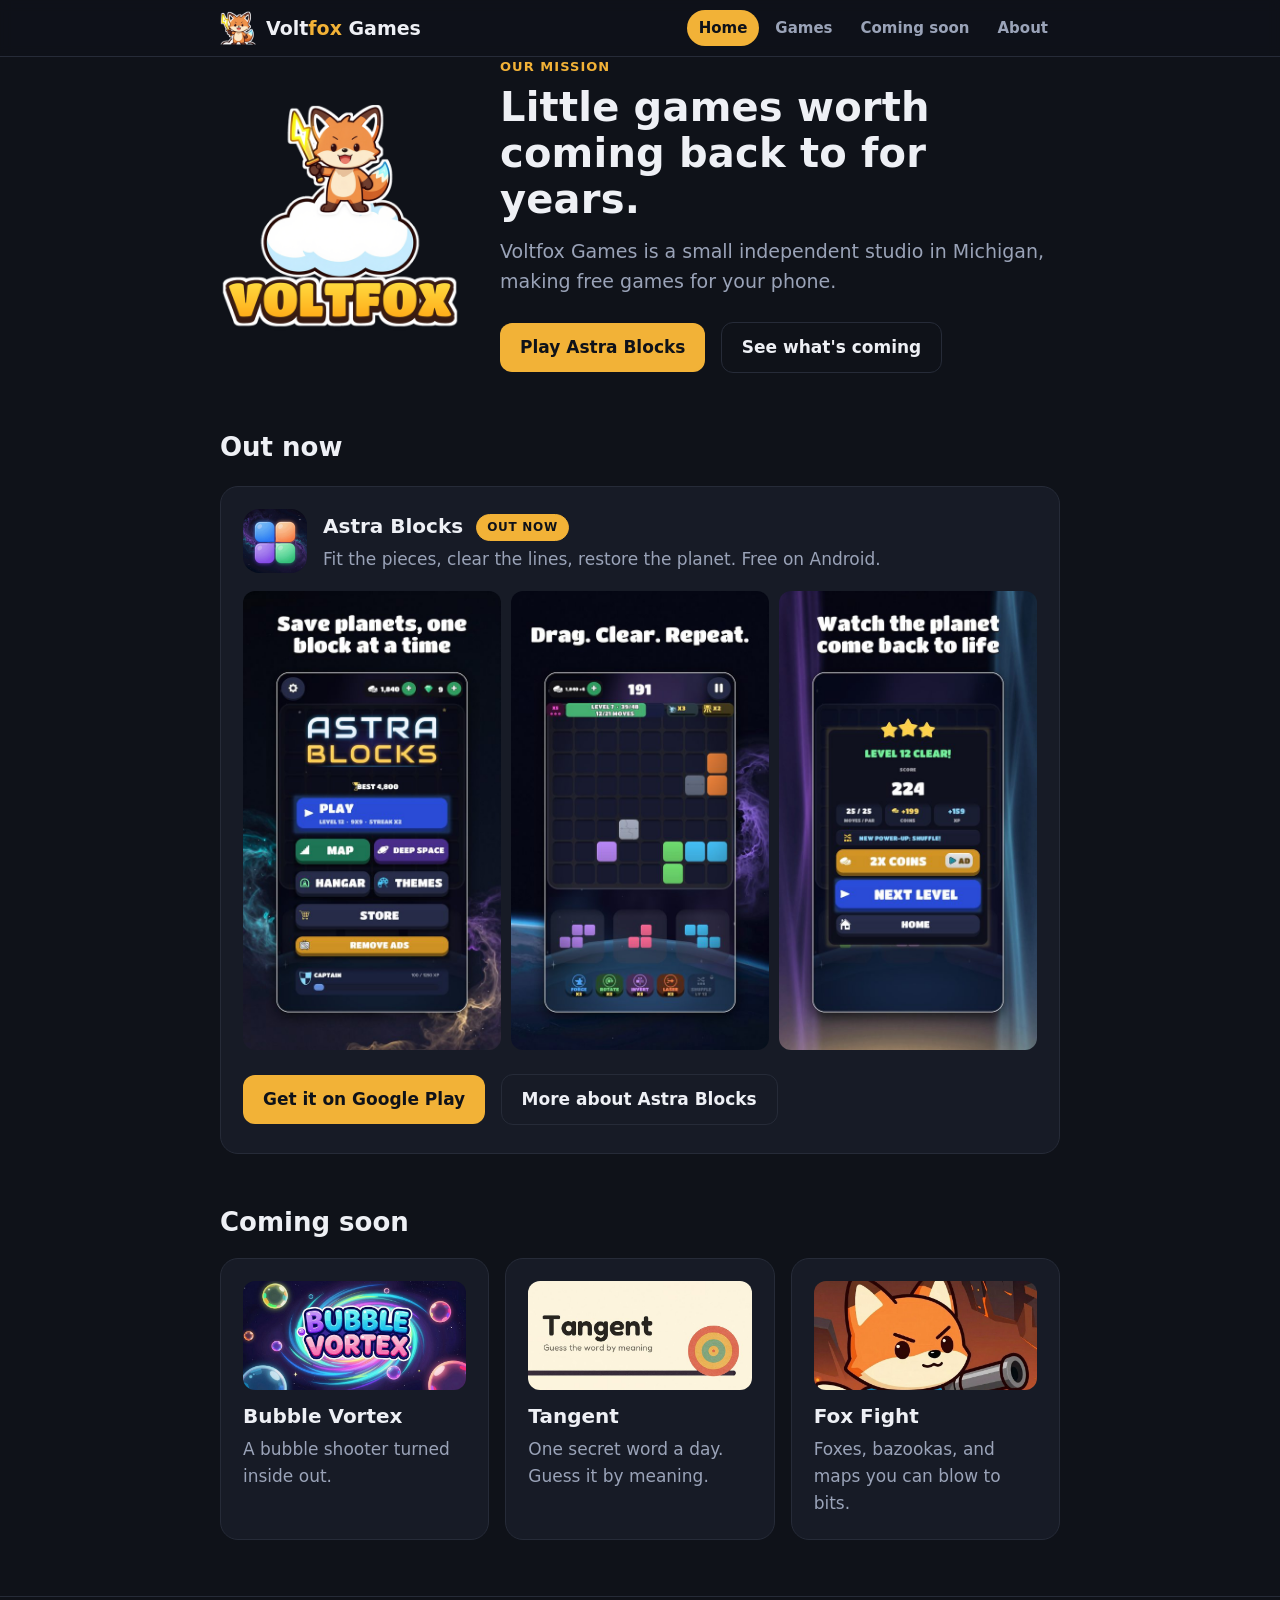
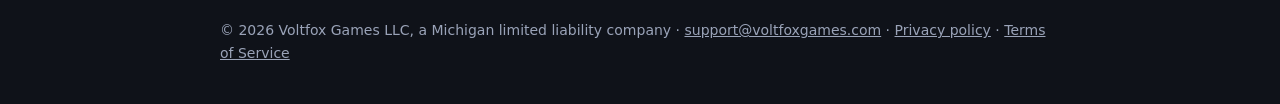
<file: index.html>
<!doctype html>
<html lang="en"><head><meta charset="utf-8"><meta name="viewport" content="width=device-width,initial-scale=1">
<title>Voltfox Games</title>
<meta name="description" content="Voltfox Games LLC is a small independent studio in Michigan making little games worth coming back to for years. Astra Blocks is out now on Google Play.">
<link rel="icon" href="img/favicon.png">
<link rel="stylesheet" href="style.css">
</head><body>
<header class="top"><div class="wrap">
  <a class="brand" href="index.html"><img src="img/fox-mark.png" alt=""><span class="name">Volt<em>fox</em> Games</span></a>
  <nav class="tabs"><a href="index.html" aria-current="page">Home</a><a href="games.html">Games</a><a href="coming-soon.html">Coming soon</a><a href="about.html">About</a></nav>
</div></header>
<main class="wrap">
  <section class="hero">
    <img class="logo" src="img/voltfox-logo.png" alt="Voltfox: a fox holding a lightning bolt, standing on a cloud" width="520" height="492">
    <div class="copy">
      <p class="kicker">Our mission</p>
      <h1>Little games worth coming back to for years.</h1>
      <p class="lede">Voltfox Games is a small independent studio in Michigan, making free games for your phone.</p>
      <a class="btn" href="https://play.google.com/store/apps/details?id=com.voltfox.astrablocks">Play Astra Blocks</a>
      <a class="btn ghost" href="coming-soon.html">See what's coming</a>
    </div>
  </section>

  <h2>Out now</h2>
  <div class="card">
    <div class="game-head">
      <img src="img/astra-icon.png" alt="Astra Blocks icon">
      <div><h3>Astra Blocks <span class="tag live">Out now</span></h3><span class="muted">Fit the pieces, clear the lines, restore the planet. Free on Android.</span></div>
    </div>
    <div class="shots">
      <img src="img/astra-1.jpg" alt="Astra Blocks home screen" loading="lazy" width="540" height="960">
      <img src="img/astra-2.jpg" alt="Astra Blocks puzzle grid" loading="lazy" width="540" height="960">
      <img src="img/astra-3.jpg" alt="Astra Blocks level cleared" loading="lazy" width="540" height="960">
    </div>
    <a class="btn" href="https://play.google.com/store/apps/details?id=com.voltfox.astrablocks">Get it on Google Play</a>
    <a class="btn ghost" href="games.html">More about Astra Blocks</a>
  </div>

  <h2>Coming soon</h2>
  <div class="grid3">
    <a class="card thumb" href="coming-soon.html#bubble-vortex"><img src="img/bv-banner.jpg" alt="Bubble Vortex" loading="lazy" width="768" height="375"><h3>Bubble Vortex</h3><span class="muted">A bubble shooter turned inside out.</span></a>
    <a class="card thumb" href="coming-soon.html#tangent"><img src="img/tangent-banner.jpg" alt="Tangent" loading="lazy" width="768" height="375"><h3>Tangent</h3><span class="muted">One secret word a day. Guess it by meaning.</span></a>
    <a class="card thumb" href="coming-soon.html#fox-fight"><img src="img/ff-banner.jpg" alt="Fox Fight" loading="lazy" width="768" height="375"><h3>Fox Fight</h3><span class="muted">Foxes, bazookas, and maps you can blow to bits.</span></a>
  </div>
</main>
<footer><div class="wrap">&copy; 2026 Voltfox Games LLC, a Michigan limited liability company &middot; <a href="mailto:support@voltfoxgames.com">support@voltfoxgames.com</a> &middot; <a href="privacy.html">Privacy policy</a> &middot; <a href="terms.html">Terms of Service</a></div></footer>
</body></html>
</file>
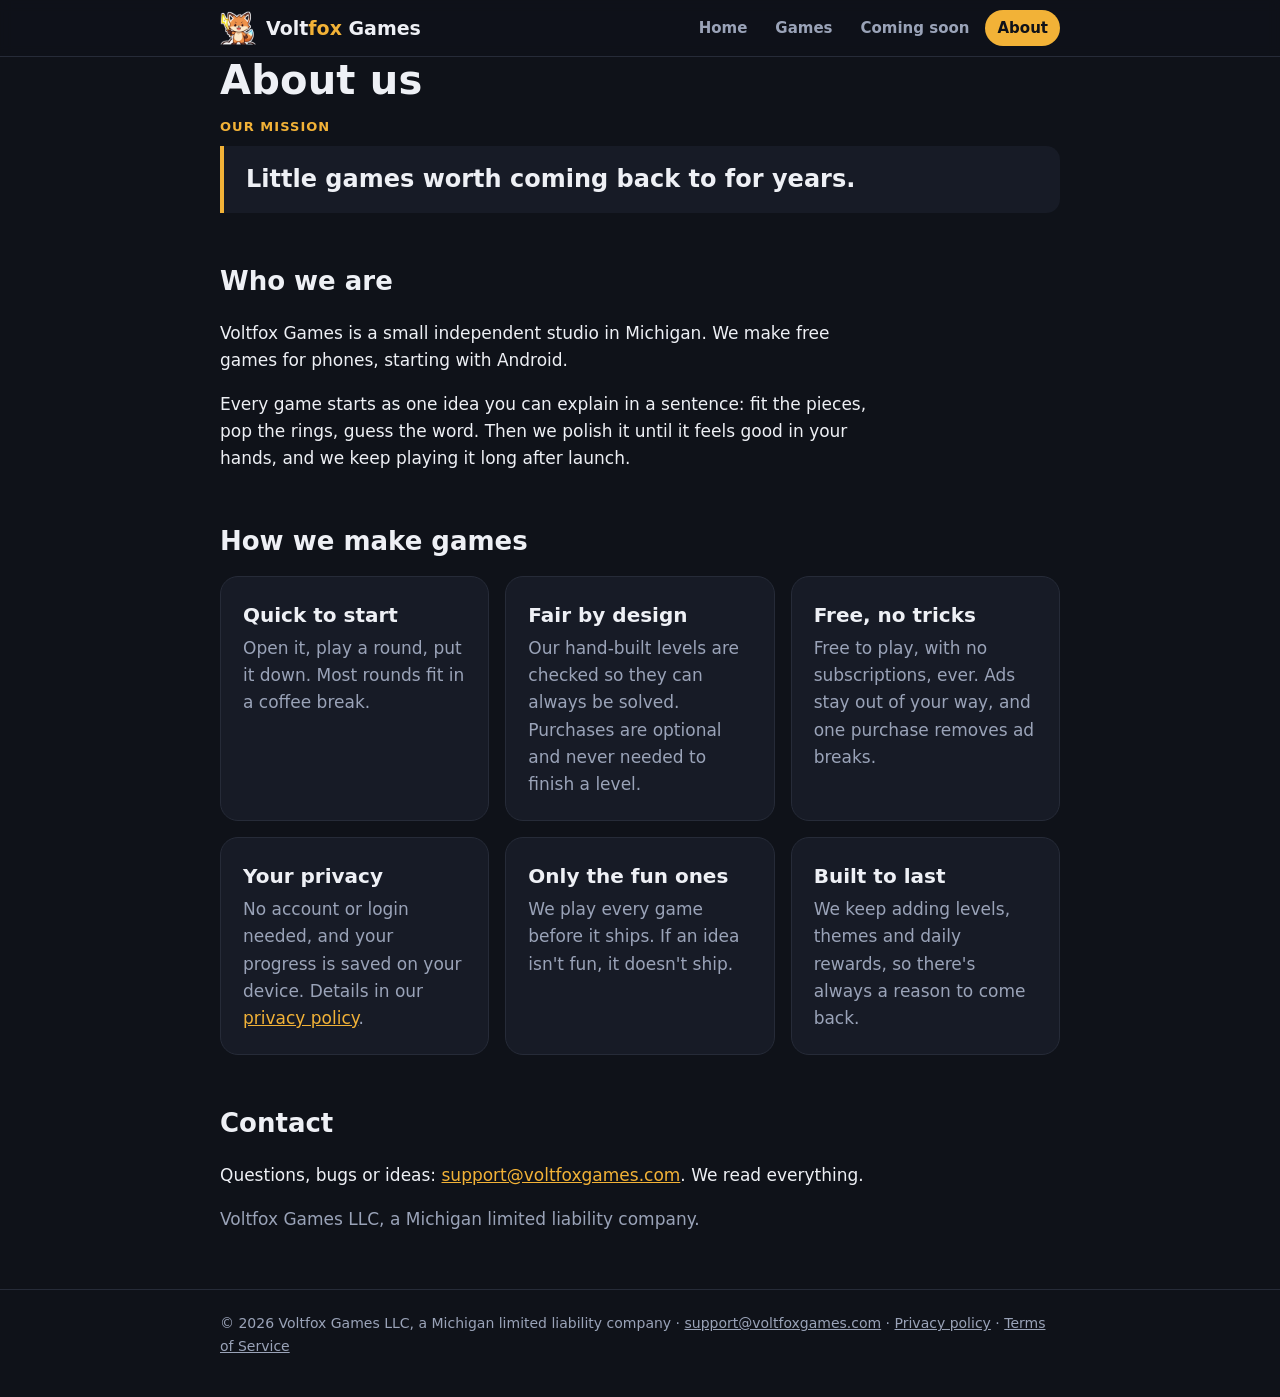
<file: about.html>
<!doctype html>
<html lang="en"><head><meta charset="utf-8"><meta name="viewport" content="width=device-width,initial-scale=1">
<title>About - Voltfox Games</title>
<meta name="description" content="About Voltfox Games LLC, a small independent mobile game studio in Michigan.">
<link rel="icon" href="img/favicon.png">
<link rel="stylesheet" href="style.css">
</head><body>
<header class="top"><div class="wrap">
  <a class="brand" href="index.html"><img src="img/fox-mark.png" alt=""><span class="name">Volt<em>fox</em> Games</span></a>
  <nav class="tabs"><a href="index.html">Home</a><a href="games.html">Games</a><a href="coming-soon.html">Coming soon</a><a href="about.html" aria-current="page">About</a></nav>
</div></header>
<main class="wrap">
  <h1>About us</h1>
  <p class="kicker">Our mission</p>
  <blockquote class="mission">Little games worth coming back to for years.</blockquote>

  <h2>Who we are</h2>
  <p>Voltfox Games is a small independent studio in Michigan. We make free games for phones, starting with Android.</p>
  <p>Every game starts as one idea you can explain in a sentence: fit the pieces, pop the rings, guess the word. Then we polish it until it feels good in your hands, and we keep playing it long after launch.</p>

  <h2>How we make games</h2>
  <div class="values">
    <div class="card"><h3>Quick to start</h3><p>Open it, play a round, put it down. Most rounds fit in a coffee break.</p></div>
    <div class="card"><h3>Fair by design</h3><p>Our hand-built levels are checked so they can always be solved. Purchases are optional and never needed to finish a level.</p></div>
    <div class="card"><h3>Free, no tricks</h3><p>Free to play, with no subscriptions, ever. Ads stay out of your way, and one purchase removes ad breaks.</p></div>
    <div class="card"><h3>Your privacy</h3><p>No account or login needed, and your progress is saved on your device. Details in our <a href="privacy.html">privacy policy</a>.</p></div>
    <div class="card"><h3>Only the fun ones</h3><p>We play every game before it ships. If an idea isn't fun, it doesn't ship.</p></div>
    <div class="card"><h3>Built to last</h3><p>We keep adding levels, themes and daily rewards, so there's always a reason to come back.</p></div>
  </div>

  <h2>Contact</h2>
  <p>Questions, bugs or ideas: <a href="mailto:support@voltfoxgames.com">support@voltfoxgames.com</a>. We read everything.</p>
  <p class="muted">Voltfox Games LLC, a Michigan limited liability company.</p>
</main>
<footer><div class="wrap">&copy; 2026 Voltfox Games LLC, a Michigan limited liability company &middot; <a href="mailto:support@voltfoxgames.com">support@voltfoxgames.com</a> &middot; <a href="privacy.html">Privacy policy</a> &middot; <a href="terms.html">Terms of Service</a></div></footer>
</body></html>
</file>
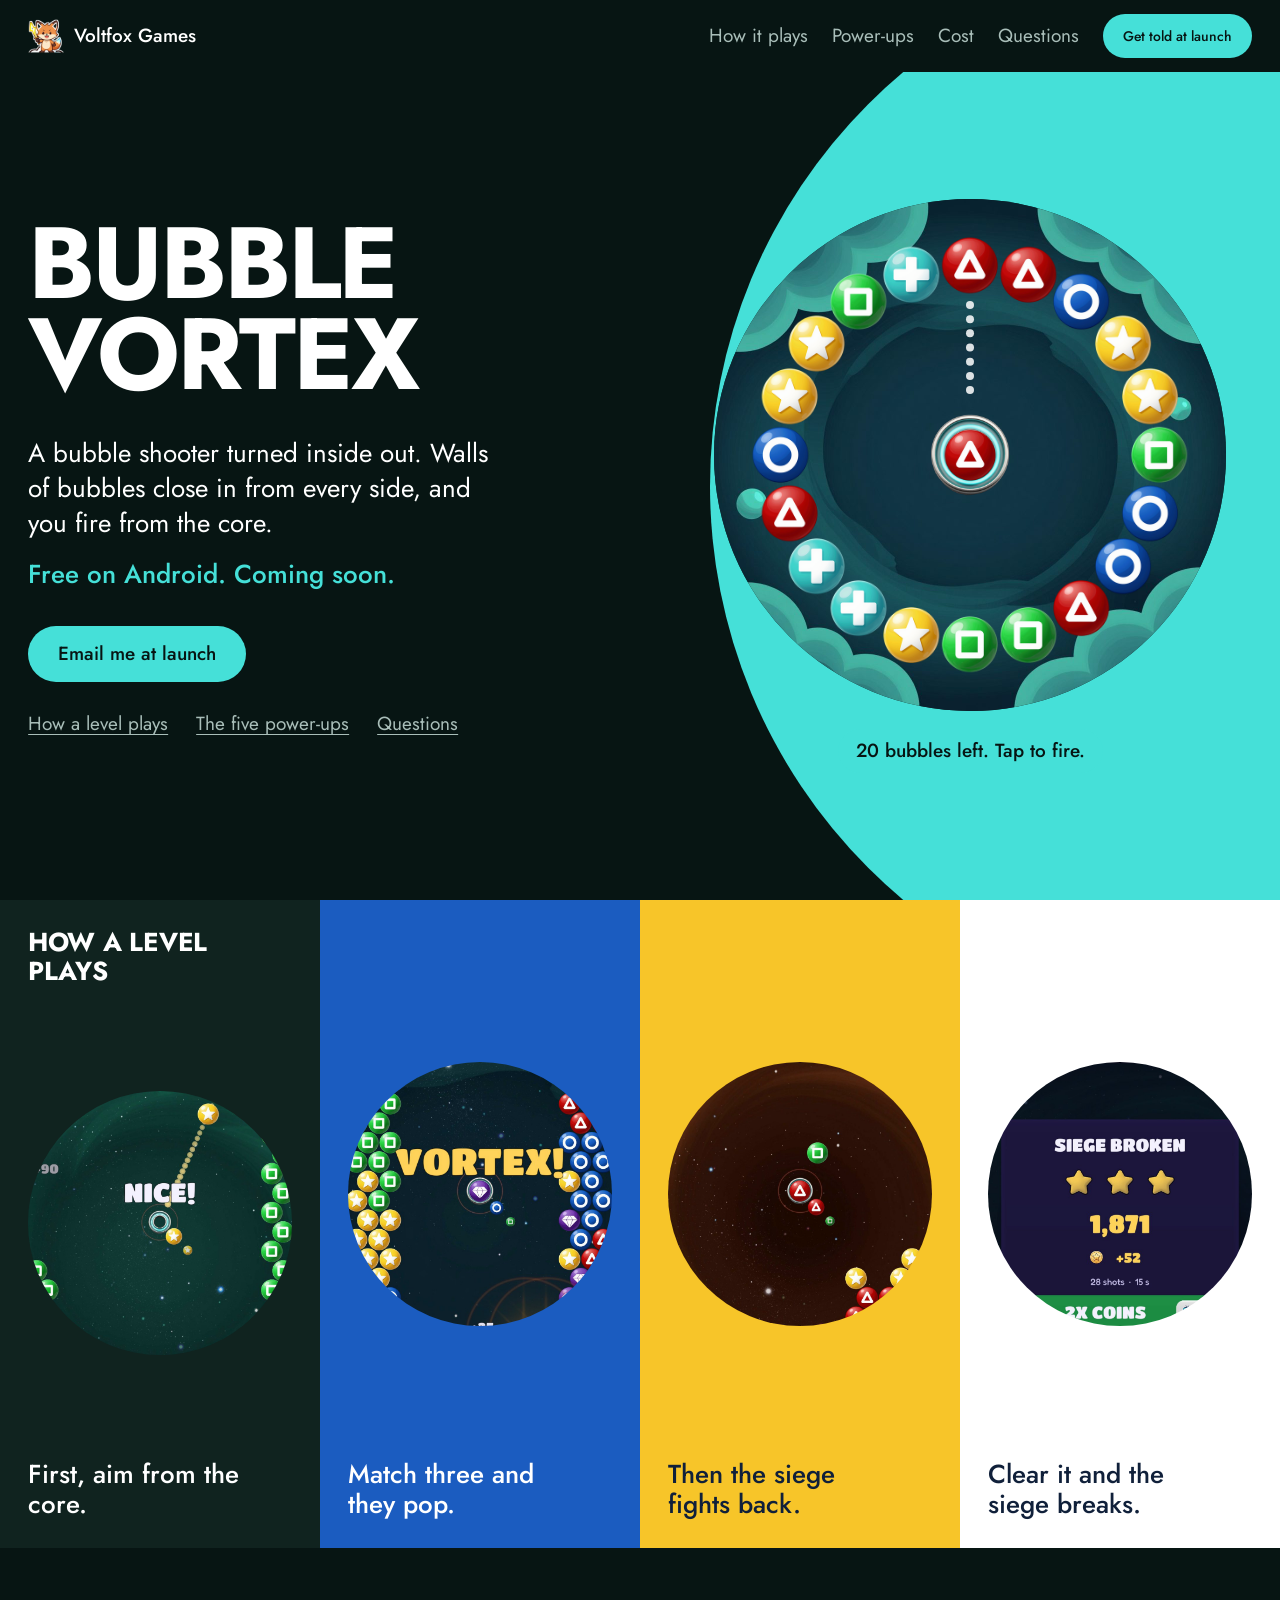
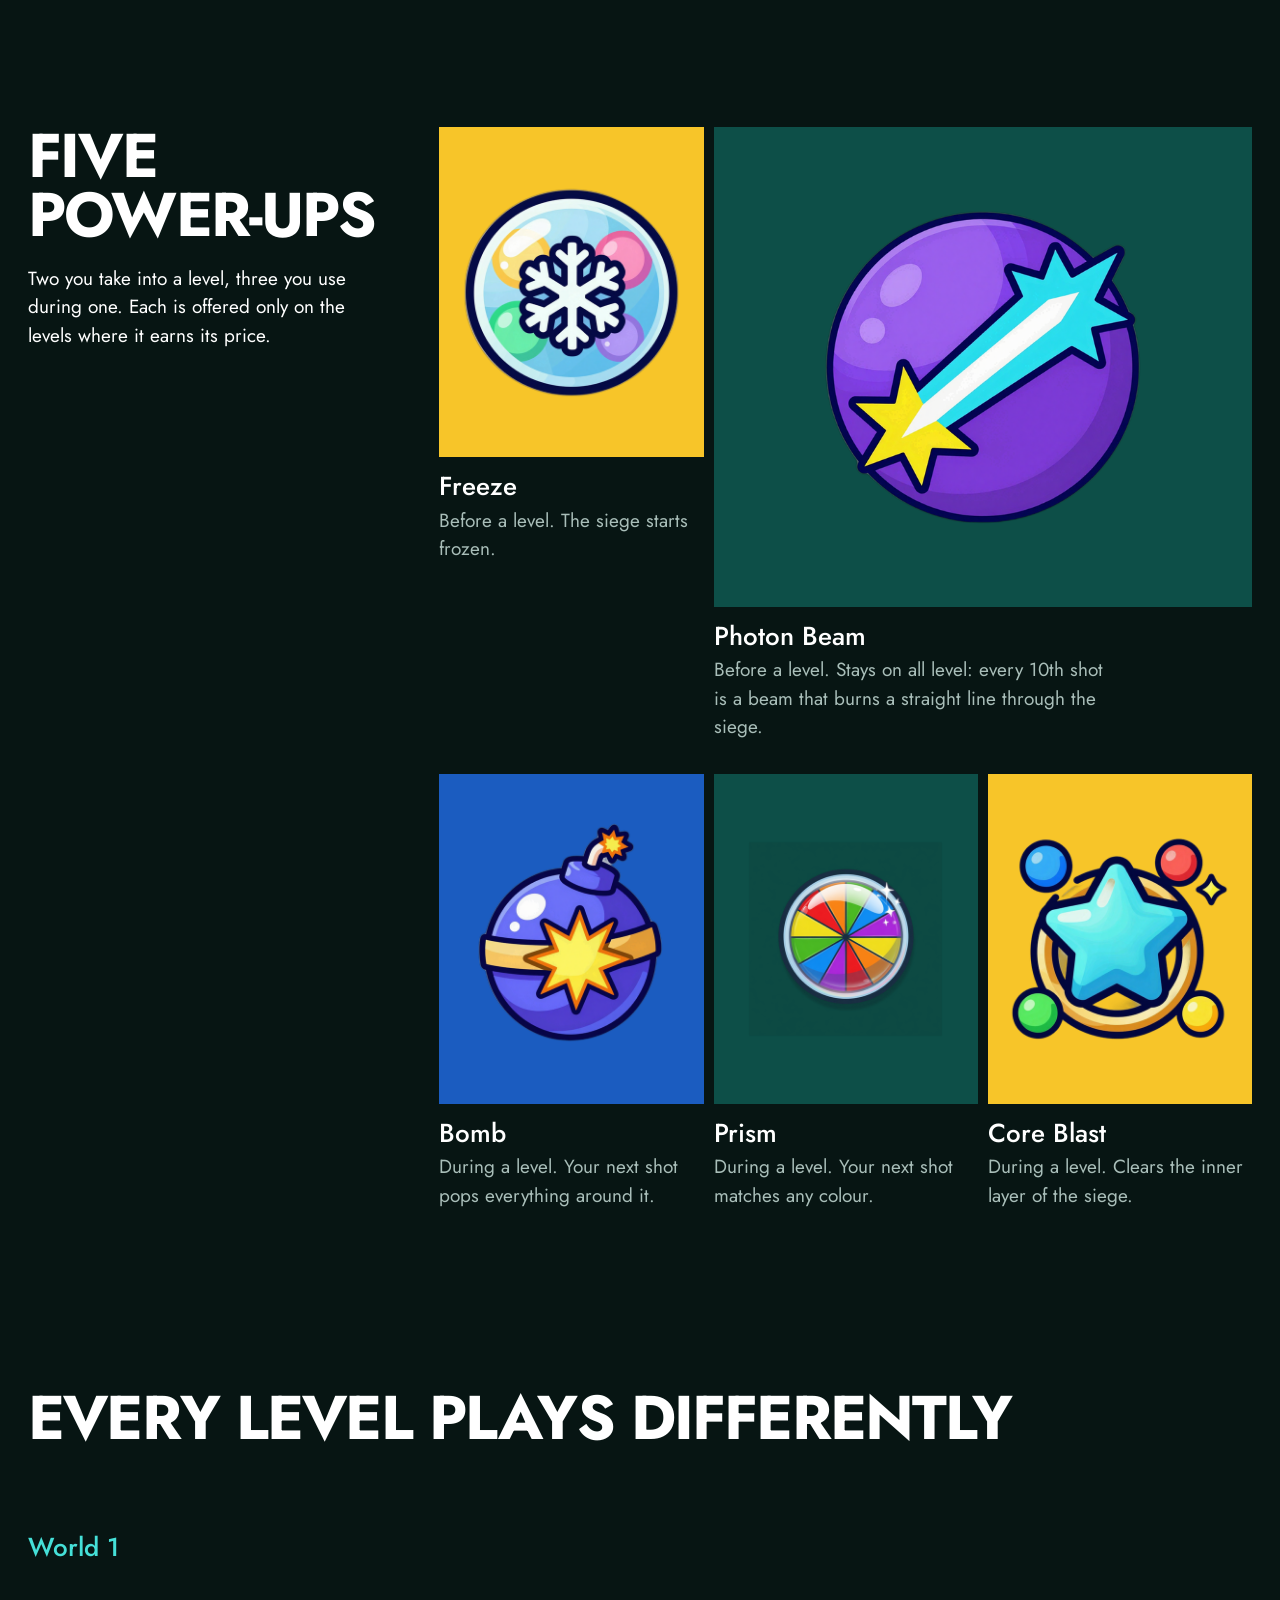
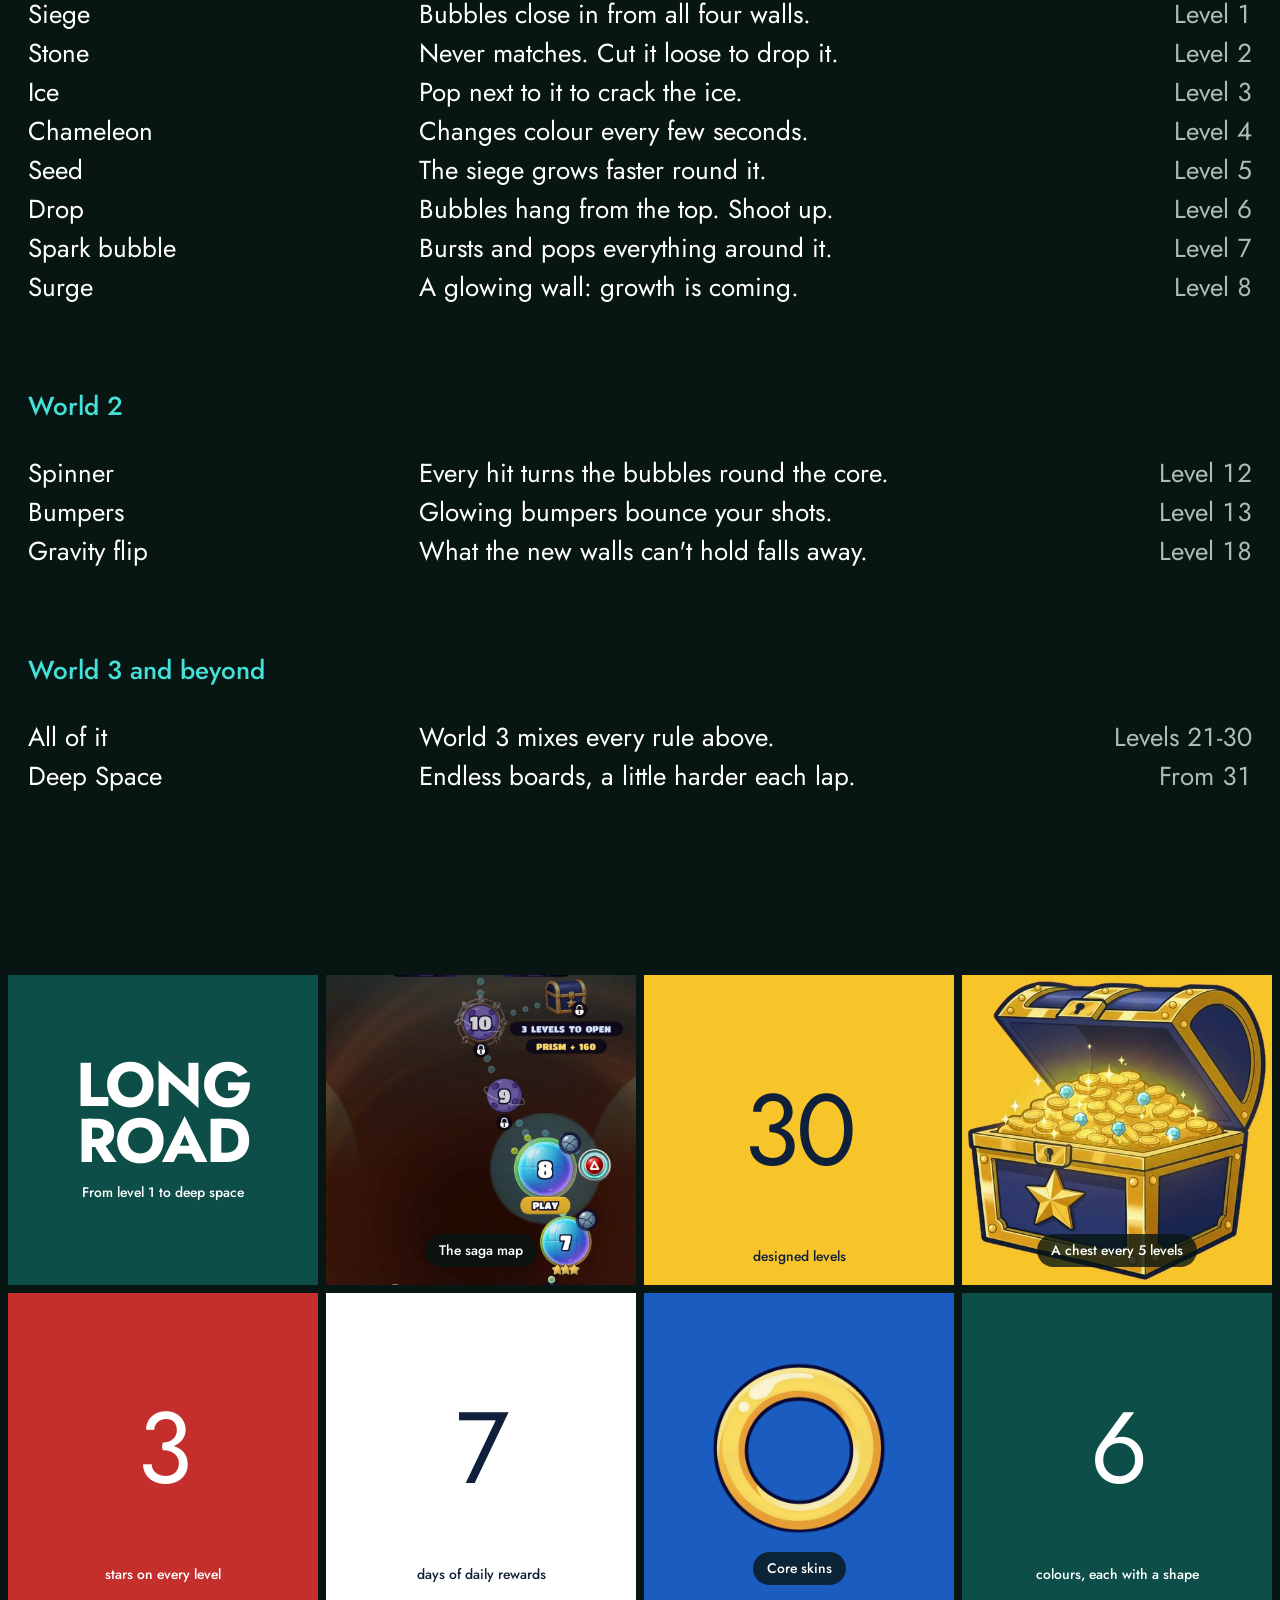
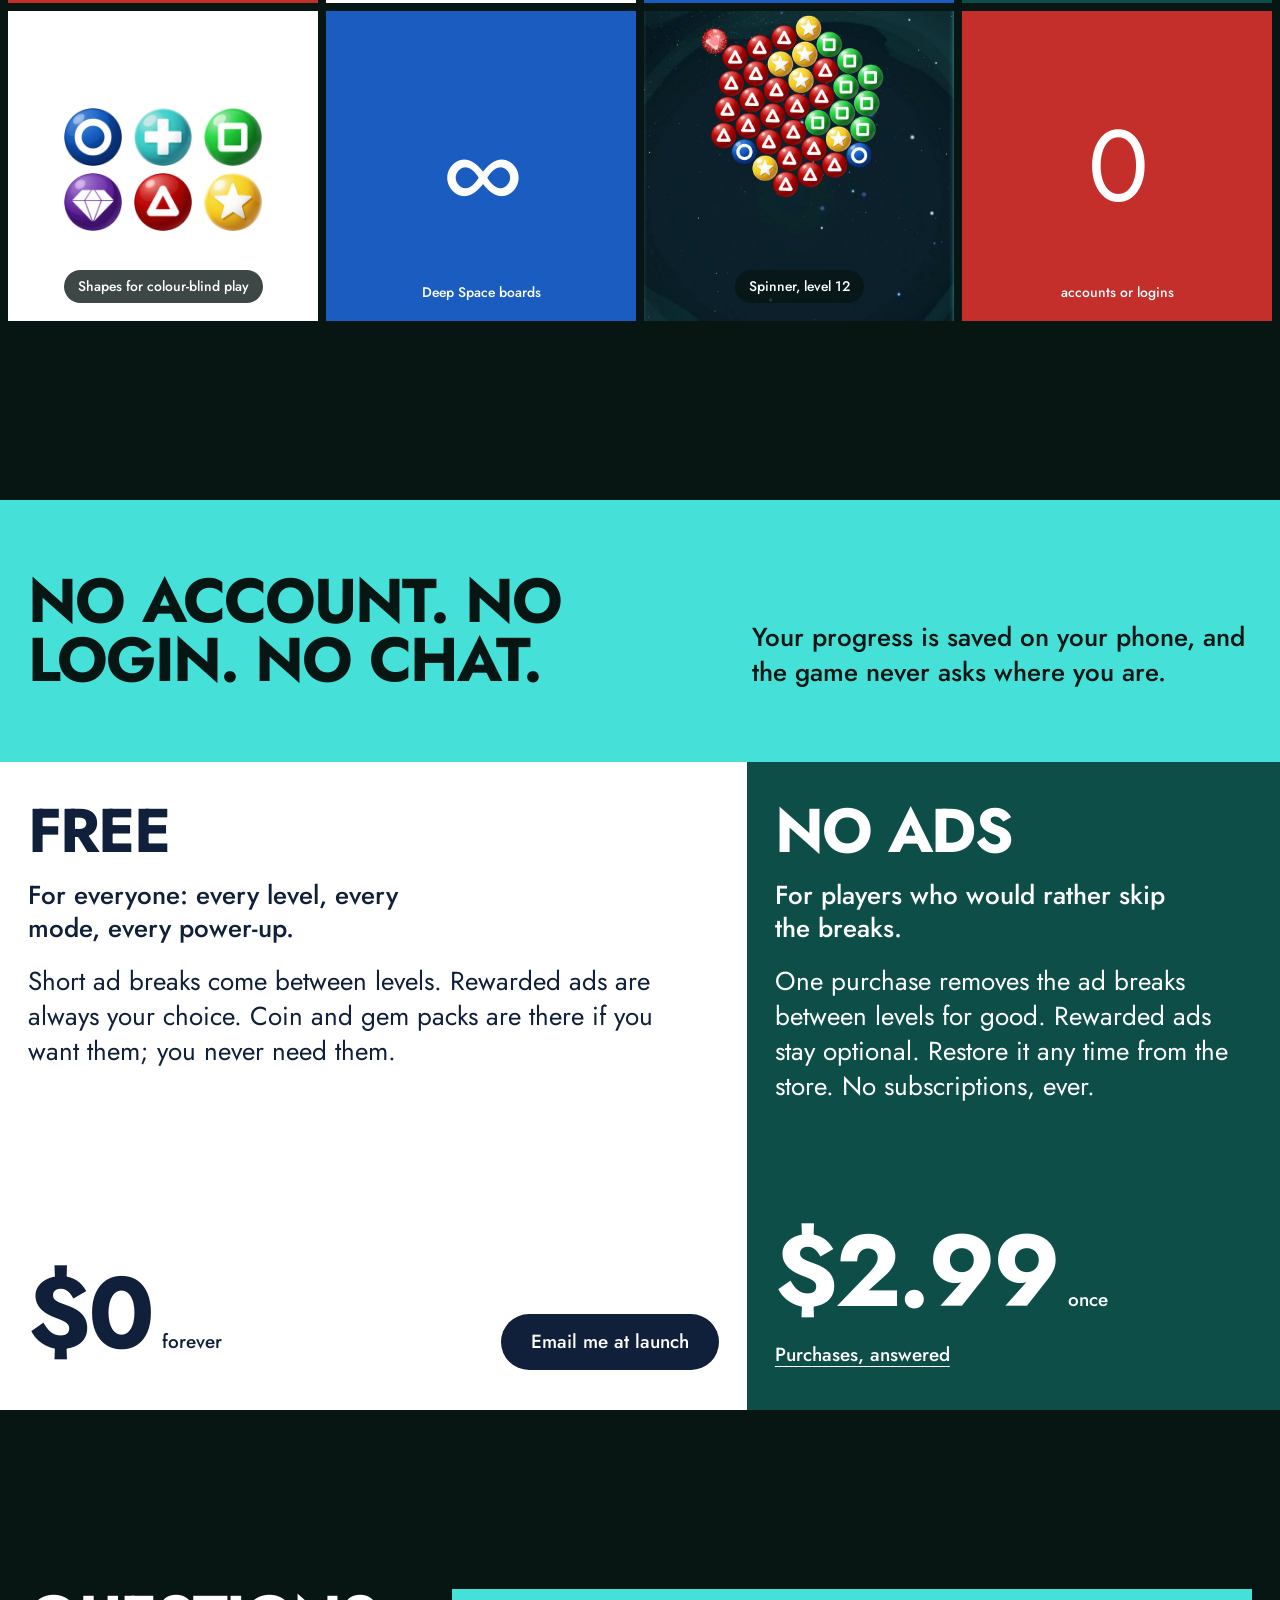
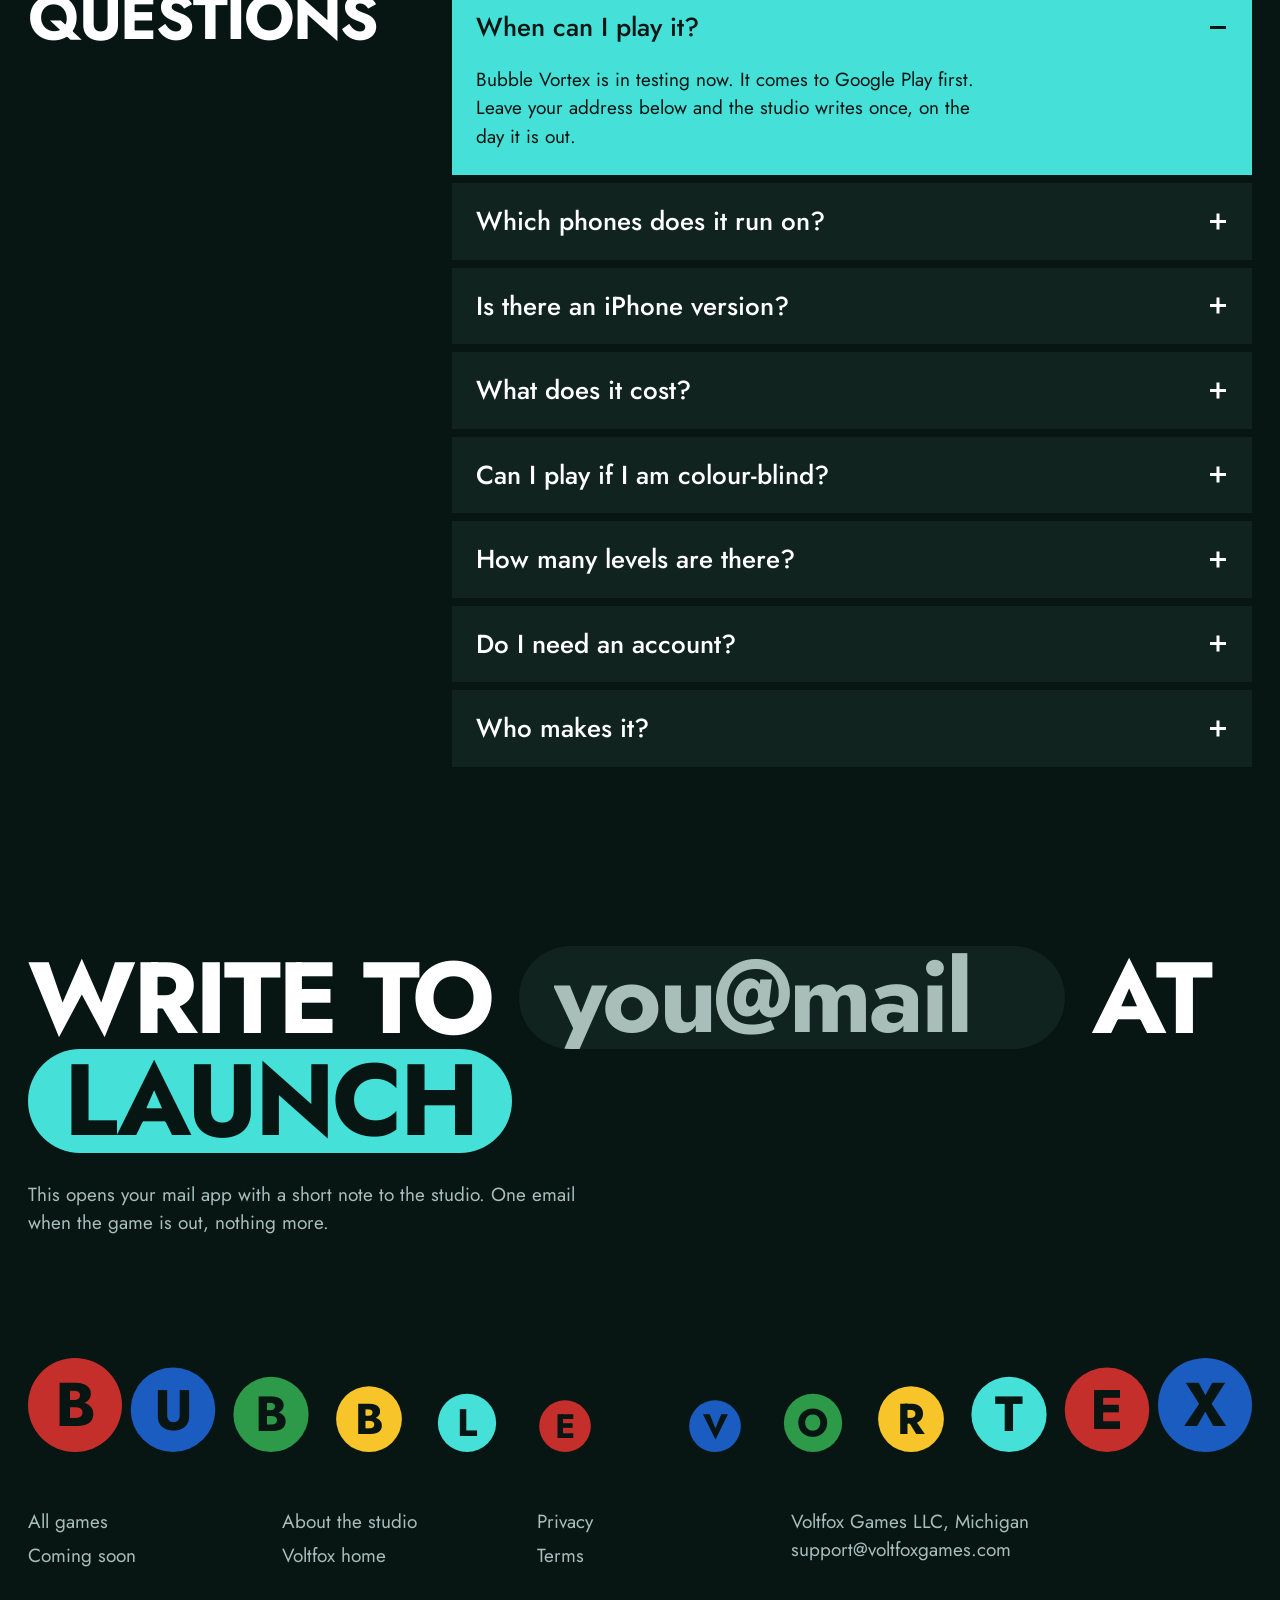
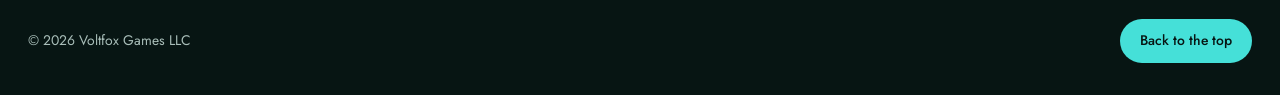
<file: bubble-vortex.html>
<!doctype html>
<html lang="en">
<head>
<meta charset="utf-8">
<meta name="viewport" content="width=device-width,initial-scale=1">
<title>Bubble Vortex - Voltfox Games</title>
<meta name="description" content="Bubble Vortex is a bubble shooter turned inside out: walls of bubbles close in from every side and you fire from the core. Free on Android, coming soon.">
<link rel="icon" href="img/bv/icon.png">
<link rel="preconnect" href="https://fonts.googleapis.com">
<link rel="preconnect" href="https://fonts.gstatic.com" crossorigin>
<link href="https://fonts.googleapis.com/css2?family=Jost:wght@400;500;700&display=swap" rel="stylesheet">
<link rel="stylesheet" href="bubble-vortex.css">
<script>document.documentElement.classList.add('js')</script>
</head>
<body>

<header class="bar">
  <a class="brand" href="index.html"><img src="img/bv/fox-mark.png" alt="" width="36" height="36"><span>Voltfox Games</span></a>
  <nav aria-label="Page">
    <a href="#how">How it plays</a>
    <a href="#powers">Power-ups</a>
    <a href="#cost">Cost</a>
    <a href="#questions">Questions</a>
  </nav>
  <a class="btn btn-small" href="#launch">Get told at launch</a>
</header>

<main>

<section class="hero" aria-labelledby="title">
  <div class="hero-copy">
    <h1 id="title" data-rise>Bubble Vortex</h1>
    <p class="lead" data-rise>A bubble shooter turned inside out. Walls of bubbles close in from every side, and you fire from the core.</p>
    <p class="when" data-rise>Free on Android. Coming soon.</p>
    <a class="btn" data-rise href="#launch">Email me at launch</a>
    <p class="hero-links" data-rise><a href="#how">How a level plays</a><a href="#powers">The five power-ups</a><a href="#questions">Questions</a></p>
  </div>
  <div class="hero-stage">
    <div class="disc" aria-hidden="true"></div>
    <figure class="board-wrap">
      <div class="board" id="board" tabindex="0" role="application"
           aria-label="A playable ring of bubbles round the core. Left and right arrows aim, Space fires. Three of a colour pop.">
        <img class="sky is-on" src="img/bv/sky-teal.jpg" alt="" width="900" height="900">
        <img class="sky" src="img/bv/sky-ember.jpg" alt="" width="900" height="900" loading="lazy">
        <img class="sky" src="img/bv/sky-ice.jpg" alt="" width="900" height="900" loading="lazy">
        <img class="sky" src="img/bv/sky-jade.jpg" alt="" width="900" height="900" loading="lazy">
        <img class="still" src="img/bv/shot-01-verb.jpg" alt="Level 1 of Bubble Vortex: the core in the middle of the screen, a shot flying out to a row of yellow star bubbles" width="900" height="900">
        <img class="core" src="img/bv/core.png" alt="" width="256" height="256">
      </div>
      <figcaption><span id="board-status">Tap to fire. Three of a colour pop.</span>
        <button type="button" class="again" id="again" hidden>Play again</button></figcaption>
    </figure>
  </div>
</section>

<section class="how" id="how" aria-labelledby="how-h">
  <div class="field f-surface">
    <h2 id="how-h" data-rise>How a level plays</h2>
    <img class="ring-pic" data-rise src="img/bv/shot-01-verb.jpg" alt="Aim dots running from the core to a row of yellow star bubbles on level 1" width="900" height="900" loading="lazy">
    <p class="clause" data-rise>First, aim from the core.</p>
  </div>
  <div class="field f-blue">
    <img class="ring-pic" data-rise src="img/bv/shot-02-pop.jpg" alt="A big match bursting next to the core on level 11, with VORTEX! across the board" width="900" height="900" loading="lazy">
    <p class="clause" data-rise>Match three and they pop.</p>
  </div>
  <div class="field f-yellow">
    <img class="ring-pic" data-rise src="img/bv/shot-05-surge.jpg" alt="A wall of the siege glowing before a surge on level 8, on an amber sky" width="900" height="900" loading="lazy">
    <p class="clause" data-rise>Then the siege fights back.</p>
  </div>
  <div class="field f-white">
    <img class="ring-pic" data-rise src="img/bv/shot-08-win.jpg" alt="The Siege Broken card: three stars, a score of 1,871 and 52 coins" width="900" height="900" loading="lazy">
    <p class="clause" data-rise>Clear it and the siege breaks.</p>
  </div>
</section>

<section class="powers" id="powers" aria-labelledby="powers-h">
  <div class="powers-head">
    <h2 id="powers-h" data-rise>Five power‑ups</h2>
    <p data-rise>Two you take into a level, three you use during one. Each is offered only on the levels where it earns its price.</p>
  </div>
  <ul class="specimens">
    <li data-rise><div class="tile f-yellow"><img src="img/bv/pu-freeze.png" alt="The Freeze icon: a snowflake in a bubble" width="480" height="480" loading="lazy"></div>
      <h3>Freeze</h3><p>Before a level. The siege starts frozen.</p></li>
    <li class="wide" data-rise><div class="tile f-teal"><img src="img/bv/pu-photon.png" alt="The Photon Beam icon: a beam across a violet badge" width="480" height="480" loading="lazy"></div>
      <h3>Photon Beam</h3><p>Before a level. Stays on all level: every 10th shot is a beam that burns a straight line through the siege.</p></li>
    <li data-rise><div class="tile f-blue"><img src="img/bv/pu-bomb.png" alt="The Bomb icon: a round bomb with a lit fuse" width="480" height="480" loading="lazy"></div>
      <h3>Bomb</h3><p>During a level. Your next shot pops everything around it.</p></li>
    <li data-rise><div class="tile f-teal"><img src="img/bv/pu-prism.png" alt="The Prism icon: a bubble split into every colour" width="480" height="480" loading="lazy"></div>
      <h3>Prism</h3><p>During a level. Your next shot matches any colour.</p></li>
    <li data-rise><div class="tile f-yellow"><img src="img/bv/pu-shockwave.png" alt="The Core Blast icon: a star burst inside a ring of bubbles" width="480" height="480" loading="lazy"></div>
      <h3>Core Blast</h3><p>During a level. Clears the inner layer of the siege.</p></li>
  </ul>
</section>

<section class="lineup" aria-labelledby="lineup-h">
  <h2 id="lineup-h" data-rise>Every level plays differently</h2>
  <div class="lineup-group">
    <h3 class="day">World 1</h3>
    <dl>
      <div class="row" data-rise><dt>Siege</dt><dd>Bubbles close in from all four walls.</dd><dd class="lvl">Level 1</dd></div>
      <div class="row" data-rise><dt>Stone</dt><dd>Never matches. Cut it loose to drop it.</dd><dd class="lvl">Level 2</dd></div>
      <div class="row" data-rise><dt>Ice</dt><dd>Pop next to it to crack the ice.</dd><dd class="lvl">Level 3</dd></div>
      <div class="row" data-rise><dt>Chameleon</dt><dd>Changes colour every few seconds.</dd><dd class="lvl">Level 4</dd></div>
      <div class="row" data-rise><dt>Seed</dt><dd>The siege grows faster round it.</dd><dd class="lvl">Level 5</dd></div>
      <div class="row" data-rise><dt>Drop</dt><dd>Bubbles hang from the top. Shoot up.</dd><dd class="lvl">Level 6</dd></div>
      <div class="row" data-rise><dt>Spark bubble</dt><dd>Bursts and pops everything around it.</dd><dd class="lvl">Level 7</dd></div>
      <div class="row" data-rise><dt>Surge</dt><dd>A glowing wall: growth is coming.</dd><dd class="lvl">Level 8</dd></div>
    </dl>
  </div>
  <div class="lineup-group">
    <h3 class="day">World 2</h3>
    <dl>
      <div class="row" data-rise><dt>Spinner</dt><dd>Every hit turns the bubbles round the core.</dd><dd class="lvl">Level 12</dd></div>
      <div class="row" data-rise><dt>Bumpers</dt><dd>Glowing bumpers bounce your shots.</dd><dd class="lvl">Level 13</dd></div>
      <div class="row" data-rise><dt>Gravity flip</dt><dd>What the new walls can't hold falls away.</dd><dd class="lvl">Level 18</dd></div>
    </dl>
  </div>
  <div class="lineup-group">
    <h3 class="day">World 3 and beyond</h3>
    <dl>
      <div class="row" data-rise><dt>All of it</dt><dd>World 3 mixes every rule above.</dd><dd class="lvl">Levels 21-30</dd></div>
      <div class="row" data-rise><dt>Deep Space</dt><dd>Endless boards, a little harder each lap.</dd><dd class="lvl">From 31</dd></div>
    </dl>
  </div>
</section>

<section class="road" aria-labelledby="road-h">
  <ul class="tiles">
    <li class="cell t-teal" data-rise><h2 id="road-h" class="word">Long road</h2><span class="cap">From level 1 to deep space</span></li>
    <li class="cell pic" data-rise><img src="img/bv/shot-07-map.jpg" alt="The saga map: cleared levels with stars, level 8 next, a world chest up the road" width="900" height="900" loading="lazy"><span class="cap">The saga map</span></li>
    <li class="cell t-yellow" data-rise><span class="word">30</span><span class="cap">designed levels</span></li>
    <li class="cell pic t-yellow" data-rise><video src="img/bv/chest-open.mp4" poster="img/bv/chest-poster.jpg" muted loop playsinline preload="none" width="480" height="480" aria-label="A world chest shaking, then its lid swinging open on a heap of coins and gems"></video><span class="cap">A chest every 5 levels</span></li>
    <li class="cell t-red" data-rise><span class="word">3</span><span class="cap">stars on every level</span></li>
    <li class="cell t-white" data-rise><span class="word">7</span><span class="cap">days of daily rewards</span></li>
    <li class="cell pic t-blue" data-rise><img class="obj" src="img/bv/skin-gold.png" alt="The gold core skin: a polished gold ring" width="420" height="420" loading="lazy"><span class="cap">Core skins</span></li>
    <li class="cell t-teal" data-rise><span class="word">6</span><span class="cap">colours, each with a shape</span></li>
    <li class="cell pic t-white" data-rise>
      <span class="shapes"><img src="img/bv/bubble-blue.png" alt="Blue bubble with a circle" width="128" height="128" loading="lazy"><img src="img/bv/bubble-cyan.png" alt="Cyan bubble with a plus" width="128" height="128" loading="lazy"><img src="img/bv/bubble-green.png" alt="Green bubble with a square" width="128" height="128" loading="lazy"><img src="img/bv/bubble-purple.png" alt="Purple bubble with a diamond" width="128" height="128" loading="lazy"><img src="img/bv/bubble-red.png" alt="Red bubble with a triangle" width="128" height="128" loading="lazy"><img src="img/bv/bubble-yellow.png" alt="Yellow bubble with a star" width="128" height="128" loading="lazy"></span>
      <span class="cap">Shapes for colour-blind play</span></li>
    <li class="cell t-blue" data-rise><span class="word">&infin;</span><span class="cap">Deep Space boards</span></li>
    <li class="cell pic" data-rise><img src="img/bv/shot-03-twist.jpg" alt="A Spinner level: a round cluster of red, yellow and green bubbles turning round the core" width="900" height="900" loading="lazy"><span class="cap">Spinner, level 12</span></li>
    <li class="cell t-red" data-rise><span class="word">0</span><span class="cap">accounts or logins</span></li>
  </ul>
</section>

<section class="band" aria-labelledby="band-h">
  <h2 id="band-h" data-rise>No account. No login. No chat.</h2>
  <p data-rise>Your progress is saved on your phone, and the game never asks where you are.</p>
</section>

<section class="cost" id="cost" aria-labelledby="cost-h">
  <div class="plan plan-free">
    <h2 id="cost-h" data-rise>Free</h2>
    <p class="who" data-rise>For everyone: every level, every mode, every power-up.</p>
    <p class="incl" data-rise>Short ad breaks come between levels. Rewarded ads are always your choice. Coin and gem packs are there if you want them; you never need them.</p>
    <div class="plan-foot"><p class="price" data-rise>$0<span>forever</span></p><a class="btn" href="#launch">Email me at launch</a></div>
  </div>
  <div class="plan plan-noads">
    <h3 data-rise>No ads</h3>
    <p class="who" data-rise>For players who would rather skip the breaks.</p>
    <p class="incl" data-rise>One purchase removes the ad breaks between levels for good. Rewarded ads stay optional. Restore it any time from the store. No subscriptions, ever.</p>
    <div class="plan-foot"><p class="price" data-rise>$2.99<span>once</span></p><a class="text-link" href="#questions">Purchases, answered</a></div>
  </div>
</section>

<section class="faq" id="questions" aria-labelledby="faq-h">
  <h2 id="faq-h" data-rise>Questions</h2>
  <div class="faq-list">
    <details name="faq" open data-rise><summary>When can I play it?</summary><p>Bubble Vortex is in testing now. It comes to Google Play first. Leave your address below and the studio writes once, on the day it is out.</p></details>
    <details name="faq" data-rise><summary>Which phones does it run on?</summary><p>Android phones running Android 8.0 or newer. It is made for one thumb in portrait.</p></details>
    <details name="faq" data-rise><summary>Is there an iPhone version?</summary><p>Not at launch. Android comes first.</p></details>
    <details name="faq" data-rise><summary>What does it cost?</summary><p>Nothing. It is free, with short ad breaks between levels. A one-time $2.99 purchase removes them, and coin and gem packs are optional. There are no subscriptions.</p></details>
    <details name="faq" data-rise><summary>Can I play if I am colour-blind?</summary><p>Yes. Every colour also carries its own shape: circle, plus, square, diamond, triangle and star.</p></details>
    <details name="faq" data-rise><summary>How many levels are there?</summary><p>Thirty designed levels across three worlds, then Deep Space: endless boards that get a little harder each lap.</p></details>
    <details name="faq" data-rise><summary>Do I need an account?</summary><p>No. There is no login, no chat and no location permission. Your progress is saved on your phone.</p></details>
    <details name="faq" data-rise><summary>Who makes it?</summary><p>Voltfox Games, a small independent studio in Michigan. Write to support@voltfoxgames.com with anything at all.</p></details>
  </div>
</section>

<section class="launch" id="launch" aria-labelledby="launch-h">
  <form id="launch-form" action="mailto:support@voltfoxgames.com" method="get">
    <h2 id="launch-h" class="blank-sentence">Write to <input id="email" name="email" type="email" autocomplete="email" placeholder="you@mail" aria-label="Your email address" required> at <button type="submit">launch</button></h2>
    <p class="after">This opens your mail app with a short note to the studio. One email when the game is out, nothing more.</p>
  </form>
</section>

</main>

<footer class="foot">
  <a class="mark" href="#title" aria-label="Bubble Vortex, back to the top">
    <span class="b c1" style="--s:1">B</span><span class="b c2" style="--s:0.9">U</span><span class="b c3" style="--s:0.8">B</span><span class="b c4" style="--s:0.7">B</span><span class="b c5" style="--s:0.62">L</span><span class="b c1" style="--s:0.55">E</span><span class="gap"></span><span class="b c2" style="--s:0.55">V</span><span class="b c3" style="--s:0.62">O</span><span class="b c4" style="--s:0.7">R</span><span class="b c5" style="--s:0.8">T</span><span class="b c1" style="--s:0.9">E</span><span class="b c2" style="--s:1">X</span>
  </a>
  <div class="foot-cols">
    <ul><li><a href="games.html">All games</a></li><li><a href="coming-soon.html">Coming soon</a></li></ul>
    <ul><li><a href="about.html">About the studio</a></li><li><a href="index.html">Voltfox home</a></li></ul>
    <ul><li><a href="privacy.html">Privacy</a></li><li><a href="terms.html">Terms</a></li></ul>
    <address>Voltfox Games LLC, Michigan<br><a href="mailto:support@voltfoxgames.com">support@voltfoxgames.com</a></address>
  </div>
  <div class="foot-last"><p>&copy; 2026 Voltfox Games LLC</p><a class="btn btn-small" href="#title">Back to the top</a></div>
</footer>

<script src="bubble-vortex.js" defer></script>
</body>
</html>
</file>
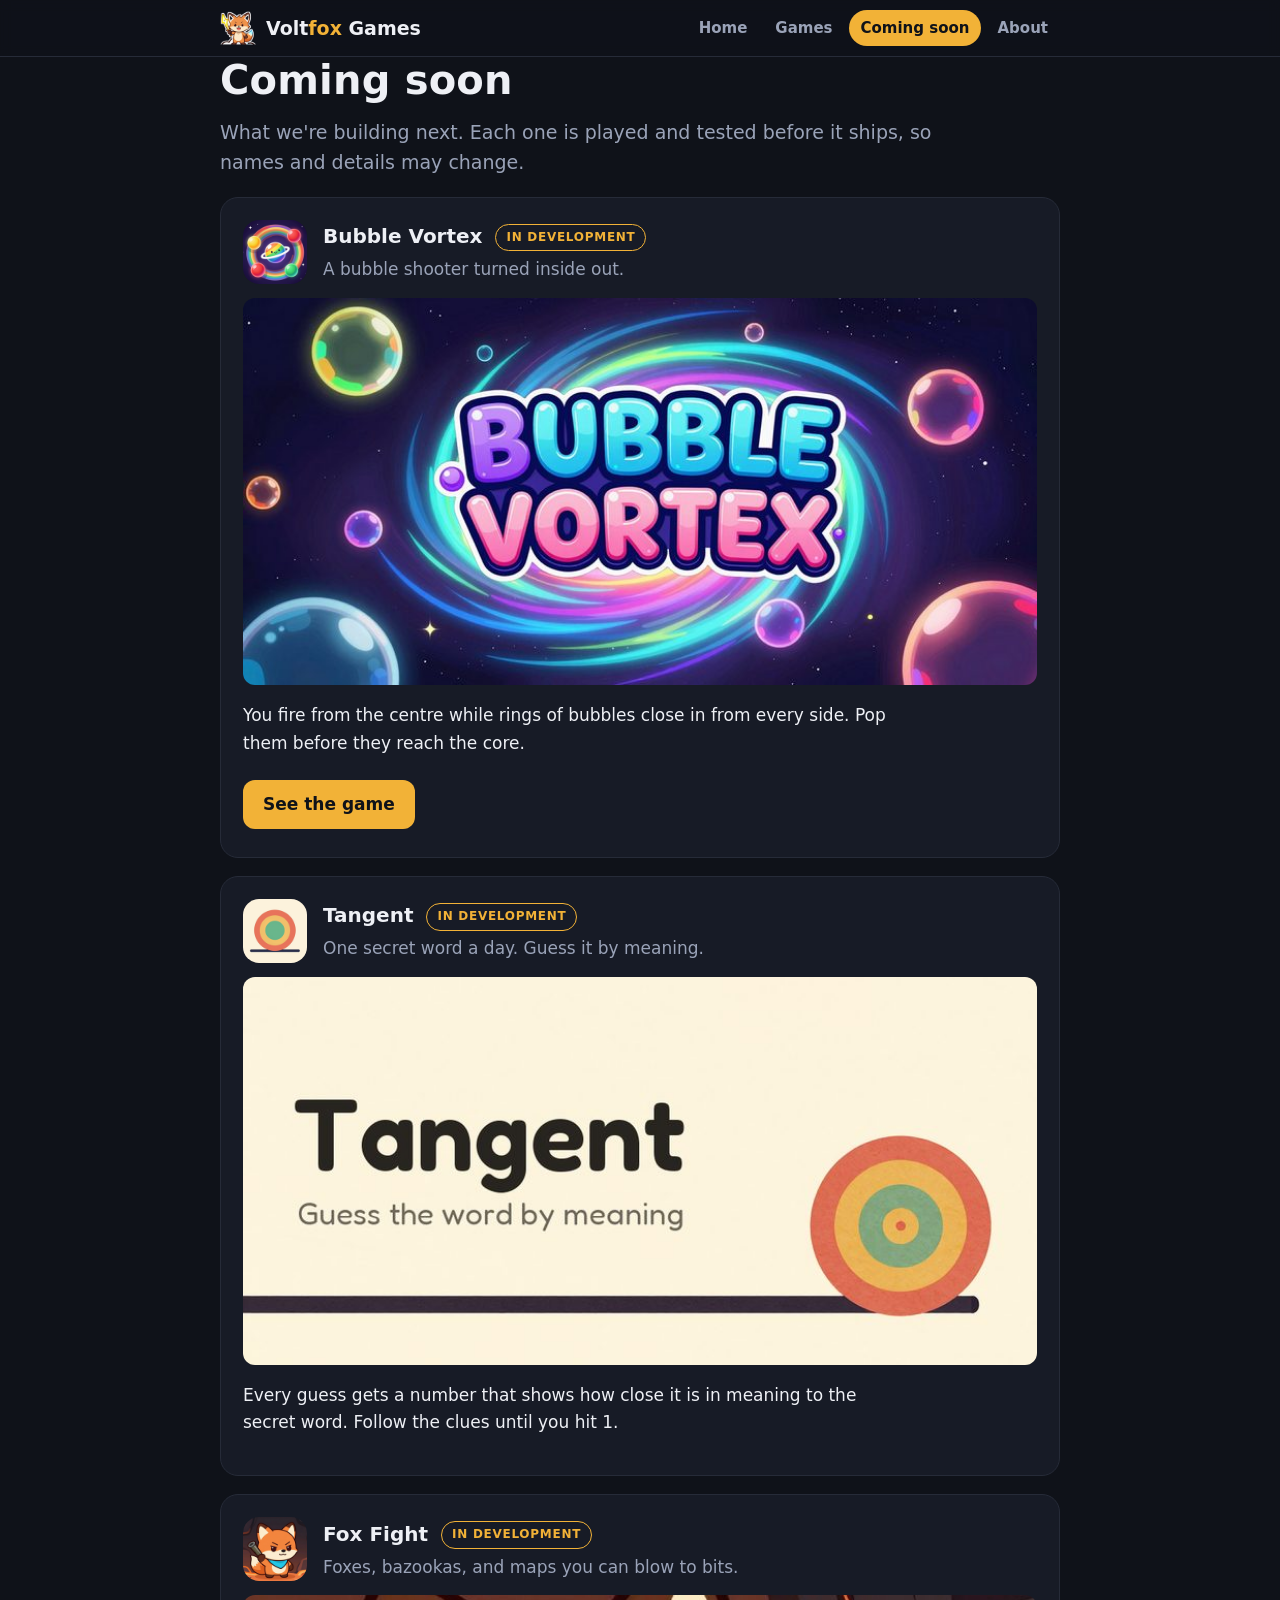
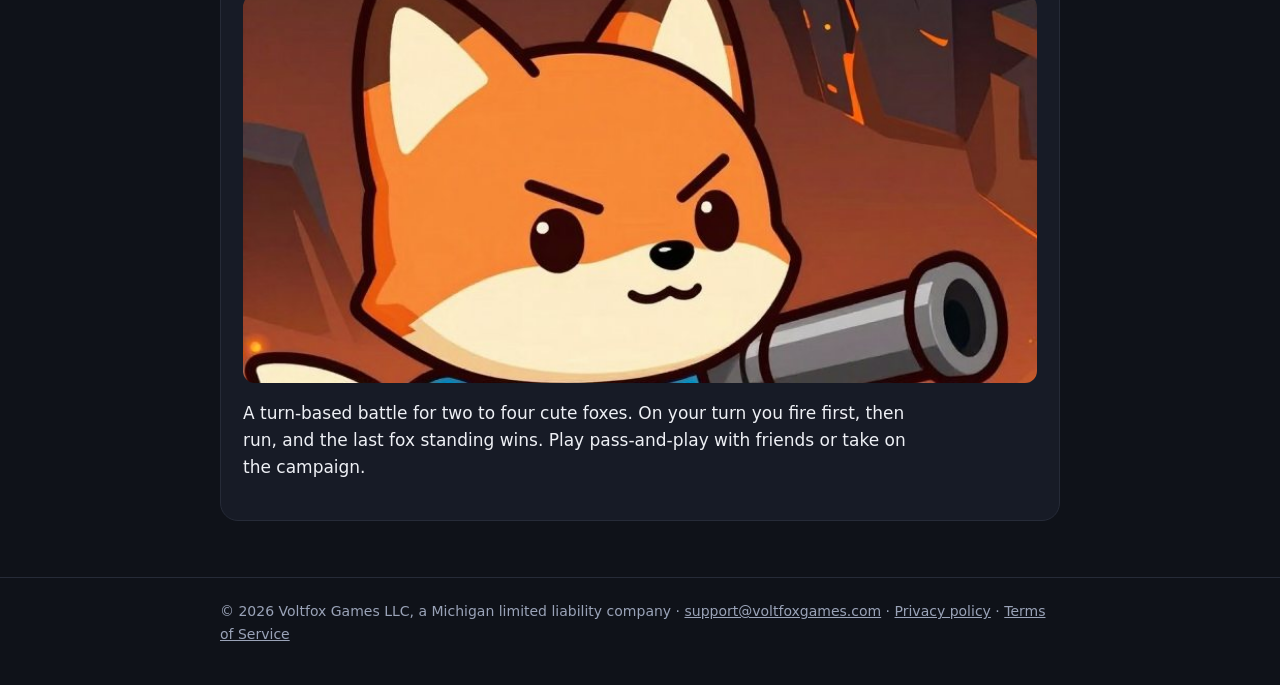
<file: coming-soon.html>
<!doctype html>
<html lang="en"><head><meta charset="utf-8"><meta name="viewport" content="width=device-width,initial-scale=1">
<title>Coming soon - Voltfox Games</title>
<meta name="description" content="Games in development at Voltfox Games: Bubble Vortex, Tangent and Fox Fight.">
<link rel="icon" href="img/favicon.png">
<link rel="stylesheet" href="style.css">
</head><body>
<header class="top"><div class="wrap">
  <a class="brand" href="index.html"><img src="img/fox-mark.png" alt=""><span class="name">Volt<em>fox</em> Games</span></a>
  <nav class="tabs"><a href="index.html">Home</a><a href="games.html">Games</a><a href="coming-soon.html" aria-current="page">Coming soon</a><a href="about.html">About</a></nav>
</div></header>
<main class="wrap">
  <h1>Coming soon</h1>
  <p class="lede">What we're building next. Each one is played and tested before it ships, so names and details may change.</p>

  <div class="card" id="bubble-vortex">
    <div class="game-head">
      <img src="img/bv-icon.png" alt="Bubble Vortex icon">
      <div><h3>Bubble Vortex <span class="tag">In development</span></h3><span class="muted">A bubble shooter turned inside out.</span></div>
    </div>
    <img class="banner" src="img/bv-banner.jpg" alt="Bubble Vortex title art" loading="lazy" width="768" height="375">
    <p>You fire from the centre while rings of bubbles close in from every side. Pop them before they reach the core.</p>
    <a class="btn" href="bubble-vortex.html">See the game</a>
  </div>

  <div class="card" id="tangent">
    <div class="game-head">
      <img src="img/tangent-icon.png" alt="Tangent icon">
      <div><h3>Tangent <span class="tag">In development</span></h3><span class="muted">One secret word a day. Guess it by meaning.</span></div>
    </div>
    <img class="banner" src="img/tangent-banner.jpg" alt="Tangent title art" loading="lazy" width="768" height="375">
    <p>Every guess gets a number that shows how close it is in meaning to the secret word. Follow the clues until you hit 1.</p>
  </div>

  <div class="card" id="fox-fight">
    <div class="game-head">
      <img src="img/ff-icon.png" alt="Fox Fight icon">
      <div><h3>Fox Fight <span class="tag">In development</span></h3><span class="muted">Foxes, bazookas, and maps you can blow to bits.</span></div>
    </div>
    <img class="banner" src="img/ff-banner.jpg" alt="Fox Fight art: a fox with a bazooka over a lava lake" loading="lazy" width="768" height="375">
    <p>A turn-based battle for two to four cute foxes. On your turn you fire first, then run, and the last fox standing wins. Play pass-and-play with friends or take on the campaign.</p>
  </div>
</main>
<footer><div class="wrap">&copy; 2026 Voltfox Games LLC, a Michigan limited liability company &middot; <a href="mailto:support@voltfoxgames.com">support@voltfoxgames.com</a> &middot; <a href="privacy.html">Privacy policy</a> &middot; <a href="terms.html">Terms of Service</a></div></footer>
</body></html>
</file>
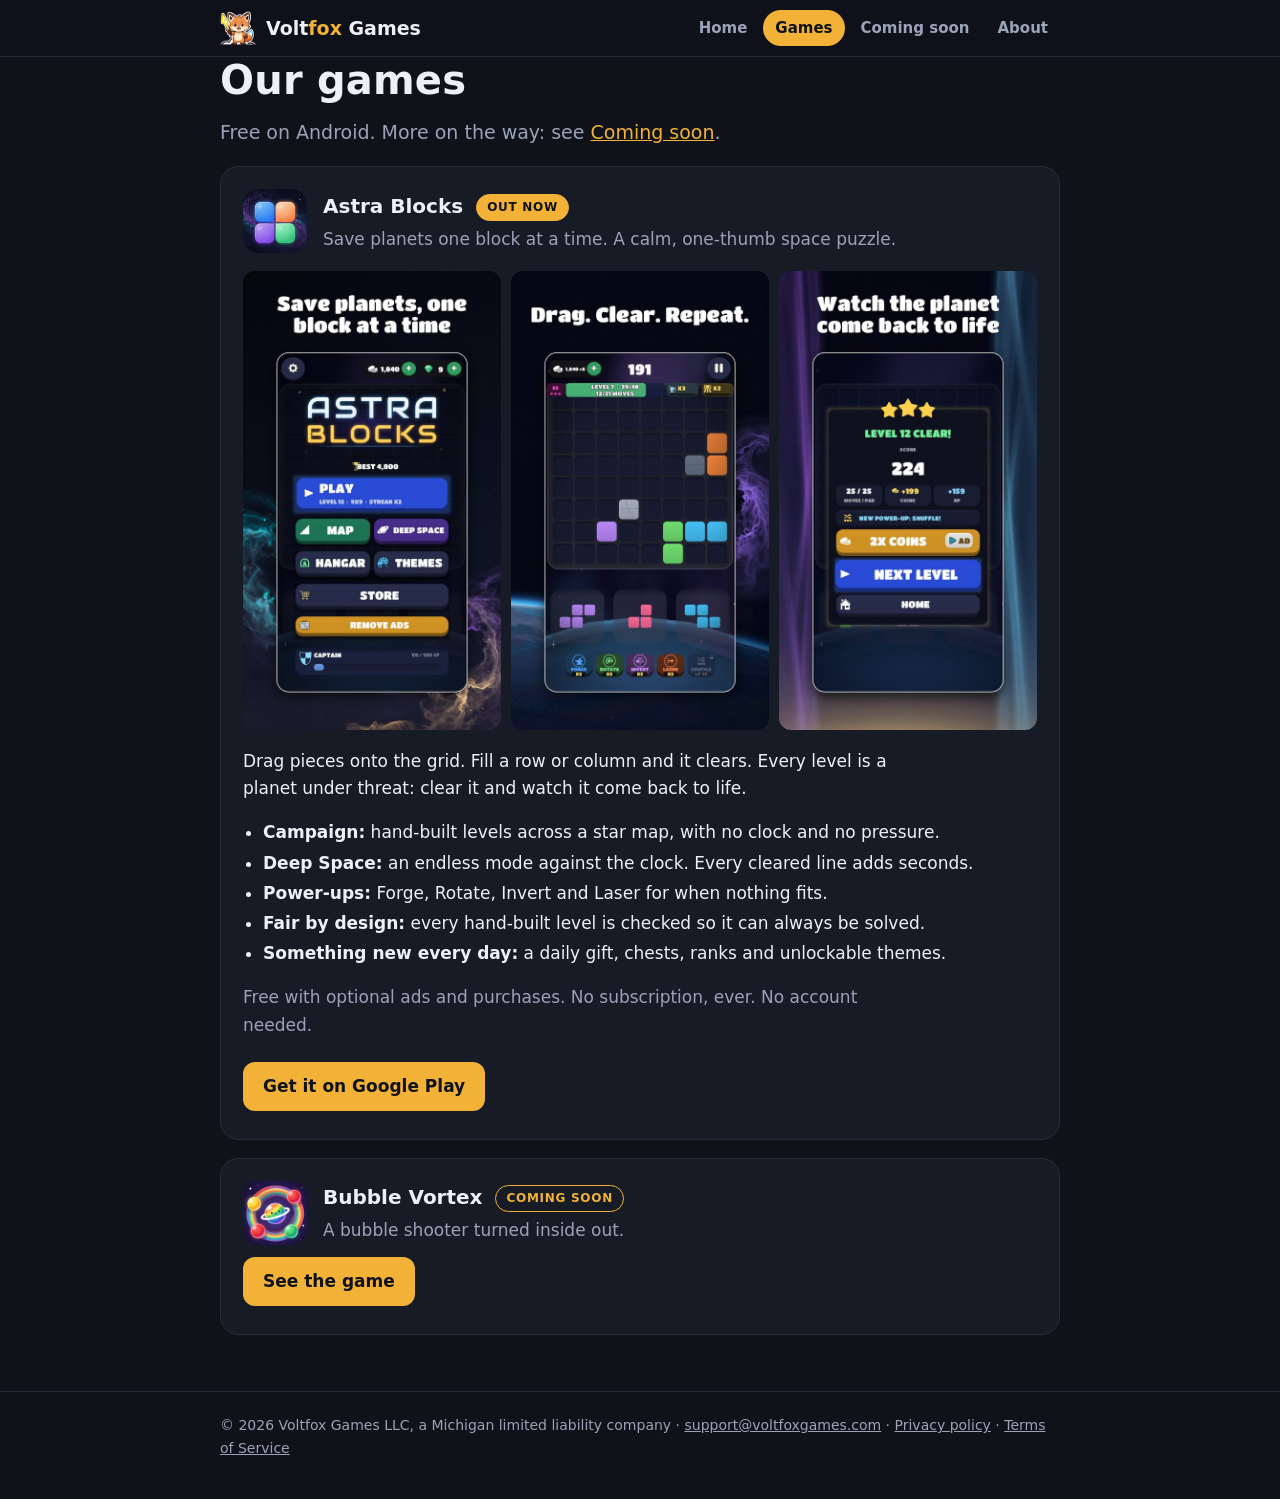
<file: games.html>
<!doctype html>
<html lang="en"><head><meta charset="utf-8"><meta name="viewport" content="width=device-width,initial-scale=1">
<title>Games - Voltfox Games</title>
<meta name="description" content="Games by Voltfox Games. Astra Blocks: a calm, one-thumb space block puzzle, free on Google Play.">
<link rel="icon" href="img/favicon.png">
<link rel="stylesheet" href="style.css">
</head><body>
<header class="top"><div class="wrap">
  <a class="brand" href="index.html"><img src="img/fox-mark.png" alt=""><span class="name">Volt<em>fox</em> Games</span></a>
  <nav class="tabs"><a href="index.html">Home</a><a href="games.html" aria-current="page">Games</a><a href="coming-soon.html">Coming soon</a><a href="about.html">About</a></nav>
</div></header>
<main class="wrap">
  <h1>Our games</h1>
  <p class="lede">Free on Android. More on the way: see <a href="coming-soon.html">Coming soon</a>.</p>

  <div class="card" id="astra-blocks">
    <div class="game-head">
      <img src="img/astra-icon.png" alt="Astra Blocks icon">
      <div><h3>Astra Blocks <span class="tag live">Out now</span></h3><span class="muted">Save planets one block at a time. A calm, one-thumb space puzzle.</span></div>
    </div>
    <div class="shots">
      <img src="img/astra-1.jpg" alt="Astra Blocks home screen" loading="lazy" width="540" height="960">
      <img src="img/astra-2.jpg" alt="Astra Blocks puzzle grid" loading="lazy" width="540" height="960">
      <img src="img/astra-3.jpg" alt="Astra Blocks level cleared" loading="lazy" width="540" height="960">
    </div>
    <p>Drag pieces onto the grid. Fill a row or column and it clears. Every level is a planet under threat: clear it and watch it come back to life.</p>
    <ul class="feats">
      <li><b>Campaign:</b> hand-built levels across a star map, with no clock and no pressure.</li>
      <li><b>Deep Space:</b> an endless mode against the clock. Every cleared line adds seconds.</li>
      <li><b>Power-ups:</b> Forge, Rotate, Invert and Laser for when nothing fits.</li>
      <li><b>Fair by design:</b> every hand-built level is checked so it can always be solved.</li>
      <li><b>Something new every day:</b> a daily gift, chests, ranks and unlockable themes.</li>
    </ul>
    <p class="muted">Free with optional ads and purchases. No subscription, ever. No account needed.</p>
    <a class="btn" href="https://play.google.com/store/apps/details?id=com.voltfox.astrablocks">Get it on Google Play</a>
  </div>

  <div class="card" id="bubble-vortex">
    <div class="game-head">
      <img src="img/bv-icon.png" alt="Bubble Vortex icon">
      <div><h3>Bubble Vortex <span class="tag">Coming soon</span></h3><span class="muted">A bubble shooter turned inside out.</span></div>
    </div>
    <a class="btn" href="bubble-vortex.html">See the game</a>
  </div>
</main>
<footer><div class="wrap">&copy; 2026 Voltfox Games LLC, a Michigan limited liability company &middot; <a href="mailto:support@voltfoxgames.com">support@voltfoxgames.com</a> &middot; <a href="privacy.html">Privacy policy</a> &middot; <a href="terms.html">Terms of Service</a></div></footer>
</body></html>
</file>
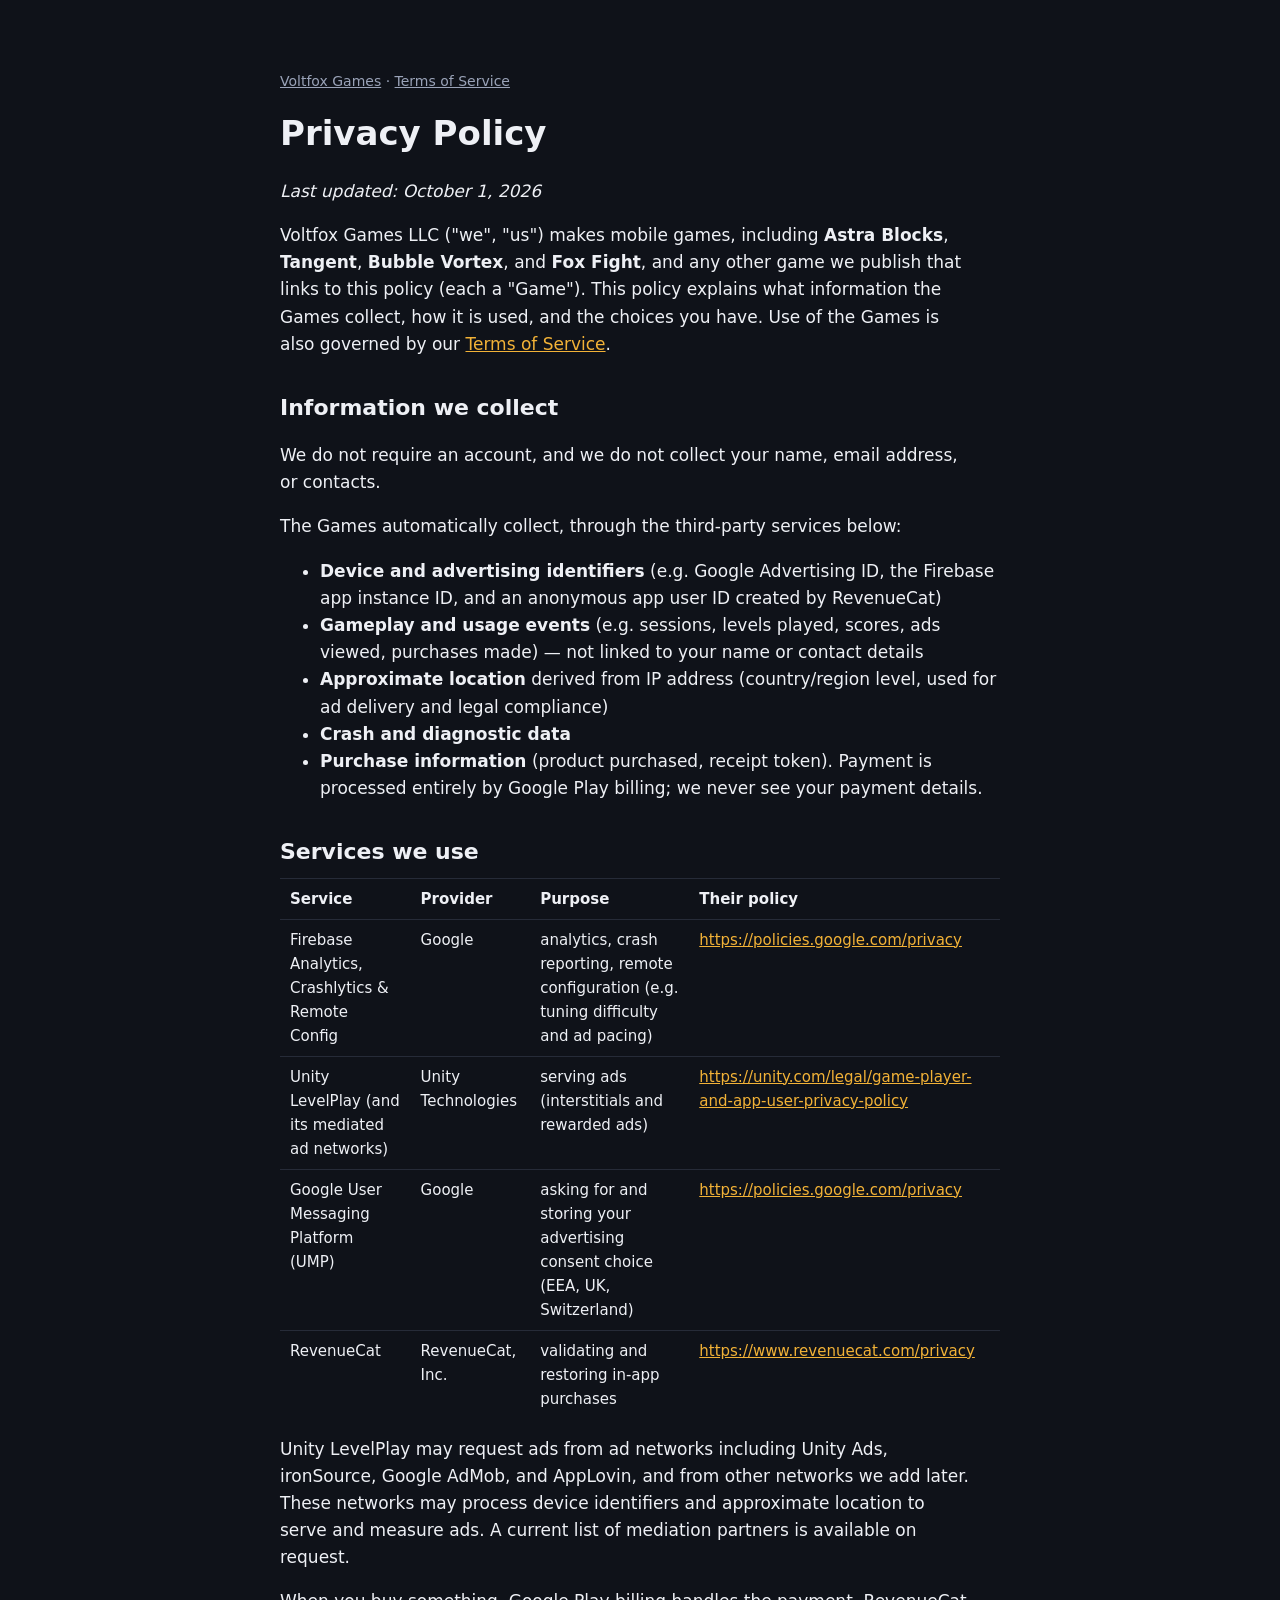
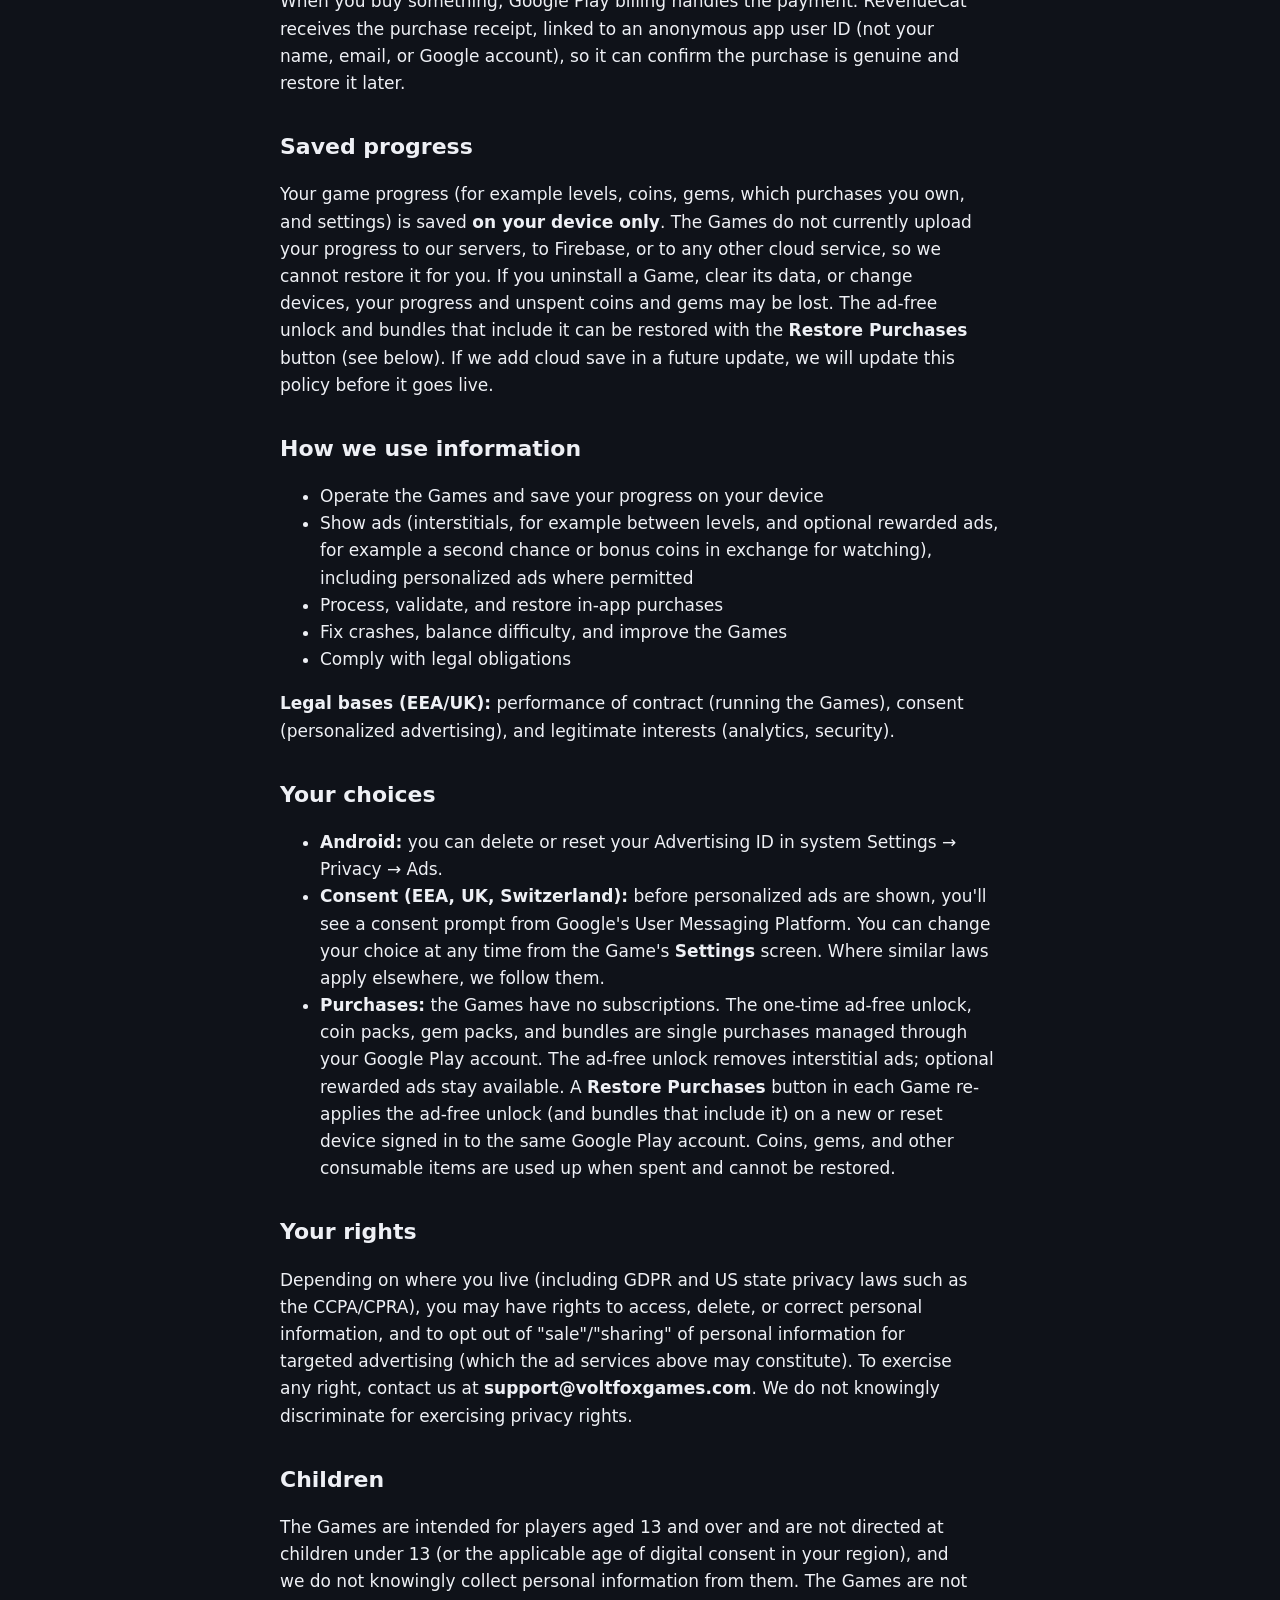
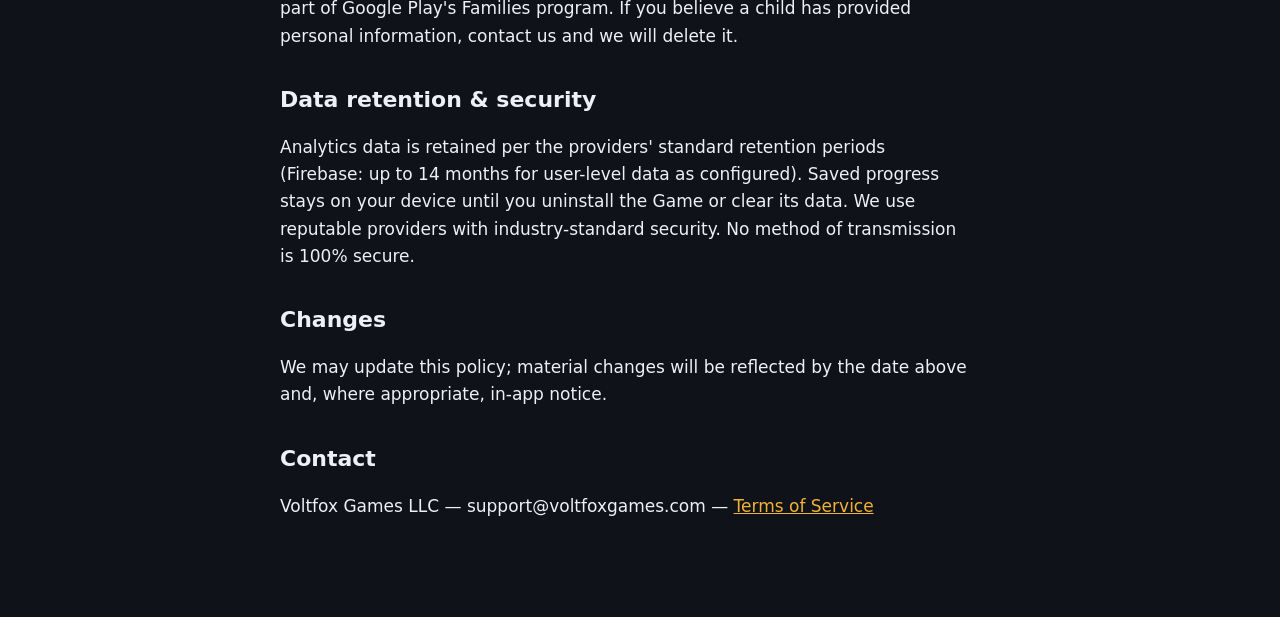
<file: privacy.html>
<!doctype html>
<html lang="en"><head><meta charset="utf-8"><meta name="viewport" content="width=device-width,initial-scale=1">
<title>Privacy Policy — Voltfox Games</title>
<style>
  :root{--bg:#0F1219;--ink:#EEF0F5;--muted:#9AA3B8;--accent:#F2B237;--line:#262B38}
  body{margin:0;background:var(--bg);color:var(--ink);font:17px/1.6 system-ui,-apple-system,Segoe UI,sans-serif}
  main{max-width:720px;margin:0 auto;padding:56px 24px 80px}
  h1{font-size:34px;margin:0 0 8px}h2{font-size:22px;margin:32px 0 8px}
  a{color:var(--accent)}p,li{max-width:64ch}
  table{border-collapse:collapse;width:100%;font-size:15px;margin:8px 0}th,td{text-align:left;padding:8px 10px;border-top:1px solid var(--line);vertical-align:top}
  .top{color:var(--muted);font-size:14px}.top a{color:var(--muted)}
</style></head><body><main>
<p class="top"><a href="index.html">Voltfox Games</a> · <a href="terms.html">Terms of Service</a></p>
<h1>Privacy Policy</h1>
<p><i>Last updated: October 1, 2026</i></p>
<p>Voltfox Games LLC ("we", "us") makes mobile games, including <b>Astra Blocks</b>, <b>Tangent</b>, <b>Bubble Vortex</b>, and <b>Fox Fight</b>, and any other game we publish that links to this policy (each a "Game"). This policy explains what information the Games collect, how it is used, and the choices you have. Use of the Games is also governed by our <a href="terms.html">Terms of Service</a>.</p>
<h2>Information we collect</h2>
<p>We do not require an account, and we do not collect your name, email address, or contacts.</p>
<p>The Games automatically collect, through the third-party services below:</p>
<ul>
<li><b>Device and advertising identifiers</b> (e.g. Google Advertising ID, the Firebase app instance ID, and an anonymous app user ID created by RevenueCat)</li>
<li><b>Gameplay and usage events</b> (e.g. sessions, levels played, scores, ads viewed, purchases made) — not linked to your name or contact details</li>
<li><b>Approximate location</b> derived from IP address (country/region level, used for ad delivery and legal compliance)</li>
<li><b>Crash and diagnostic data</b></li>
<li><b>Purchase information</b> (product purchased, receipt token). Payment is processed entirely by Google Play billing; we never see your payment details.</li>
</ul>
<h2>Services we use</h2>
<table><tr><th>Service</th><th>Provider</th><th>Purpose</th><th>Their policy</th></tr>
<tr><td>Firebase Analytics, Crashlytics &amp; Remote Config</td><td>Google</td><td>analytics, crash reporting, remote configuration (e.g. tuning difficulty and ad pacing)</td><td><a href="https://policies.google.com/privacy">https://policies.google.com/privacy</a></td></tr>
<tr><td>Unity LevelPlay (and its mediated ad networks)</td><td>Unity Technologies</td><td>serving ads (interstitials and rewarded ads)</td><td><a href="https://unity.com/legal/game-player-and-app-user-privacy-policy">https://unity.com/legal/game-player-and-app-user-privacy-policy</a></td></tr>
<tr><td>Google User Messaging Platform (UMP)</td><td>Google</td><td>asking for and storing your advertising consent choice (EEA, UK, Switzerland)</td><td><a href="https://policies.google.com/privacy">https://policies.google.com/privacy</a></td></tr>
<tr><td>RevenueCat</td><td>RevenueCat, Inc.</td><td>validating and restoring in-app purchases</td><td><a href="https://www.revenuecat.com/privacy">https://www.revenuecat.com/privacy</a></td></tr>
</table>
<p>Unity LevelPlay may request ads from ad networks including Unity Ads, ironSource, Google AdMob, and AppLovin, and from other networks we add later. These networks may process device identifiers and approximate location to serve and measure ads. A current list of mediation partners is available on request.</p>
<p>When you buy something, Google Play billing handles the payment. RevenueCat receives the purchase receipt, linked to an anonymous app user ID (not your name, email, or Google account), so it can confirm the purchase is genuine and restore it later.</p>
<h2>Saved progress</h2>
<p>Your game progress (for example levels, coins, gems, which purchases you own, and settings) is saved <b>on your device only</b>. The Games do not currently upload your progress to our servers, to Firebase, or to any other cloud service, so we cannot restore it for you. If you uninstall a Game, clear its data, or change devices, your progress and unspent coins and gems may be lost. The ad-free unlock and bundles that include it can be restored with the <b>Restore Purchases</b> button (see below). If we add cloud save in a future update, we will update this policy before it goes live.</p>
<h2>How we use information</h2>
<ul>
<li>Operate the Games and save your progress on your device</li>
<li>Show ads (interstitials, for example between levels, and optional rewarded ads, for example a second chance or bonus coins in exchange for watching), including personalized ads where permitted</li>
<li>Process, validate, and restore in-app purchases</li>
<li>Fix crashes, balance difficulty, and improve the Games</li>
<li>Comply with legal obligations</li>
</ul>
<p><b>Legal bases (EEA/UK):</b> performance of contract (running the Games), consent (personalized advertising), and legitimate interests (analytics, security).</p>
<h2>Your choices</h2>
<ul>
<li><b>Android:</b> you can delete or reset your Advertising ID in system Settings → Privacy → Ads.</li>
<li><b>Consent (EEA, UK, Switzerland):</b> before personalized ads are shown, you'll see a consent prompt from Google's User Messaging Platform. You can change your choice at any time from the Game's <b>Settings</b> screen. Where similar laws apply elsewhere, we follow them.</li>
<li><b>Purchases:</b> the Games have no subscriptions. The one-time ad-free unlock, coin packs, gem packs, and bundles are single purchases managed through your Google Play account. The ad-free unlock removes interstitial ads; optional rewarded ads stay available. A <b>Restore Purchases</b> button in each Game re-applies the ad-free unlock (and bundles that include it) on a new or reset device signed in to the same Google Play account. Coins, gems, and other consumable items are used up when spent and cannot be restored.</li>
</ul>
<h2>Your rights</h2>
<p>Depending on where you live (including GDPR and US state privacy laws such as the CCPA/CPRA), you may have rights to access, delete, or correct personal information, and to opt out of "sale"/"sharing" of personal information for targeted advertising (which the ad services above may constitute). To exercise any right, contact us at <b>support@voltfoxgames.com</b>. We do not knowingly discriminate for exercising privacy rights.</p>
<h2>Children</h2>
<p>The Games are intended for players aged 13 and over and are not directed at children under 13 (or the applicable age of digital consent in your region), and we do not knowingly collect personal information from them. The Games are not part of Google Play's Families program. If you believe a child has provided personal information, contact us and we will delete it.</p>
<h2>Data retention &amp; security</h2>
<p>Analytics data is retained per the providers' standard retention periods (Firebase: up to 14 months for user-level data as configured). Saved progress stays on your device until you uninstall the Game or clear its data. We use reputable providers with industry-standard security. No method of transmission is 100% secure.</p>
<h2>Changes</h2>
<p>We may update this policy; material changes will be reflected by the date above and, where appropriate, in-app notice.</p>
<h2>Contact</h2>
<p>Voltfox Games LLC — support@voltfoxgames.com — <a href="terms.html">Terms of Service</a></p>
</main></body></html>
</file>
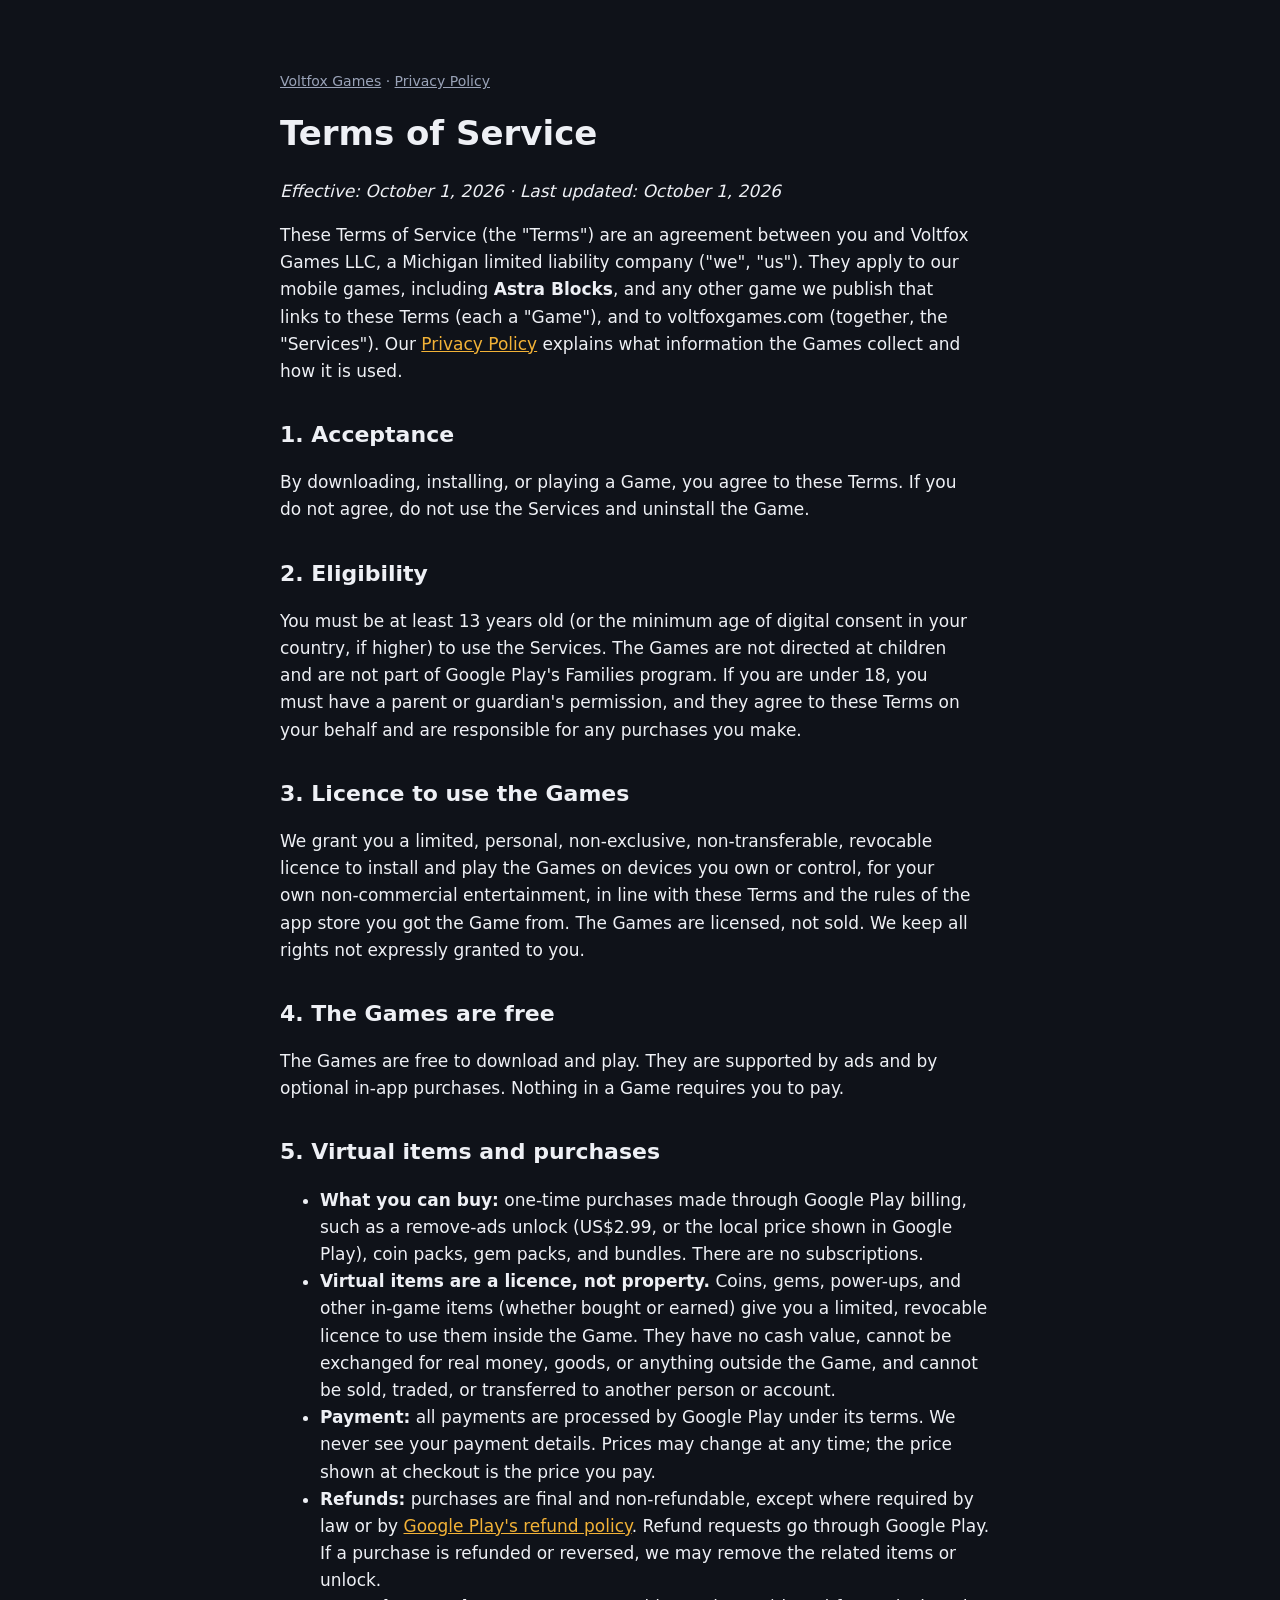
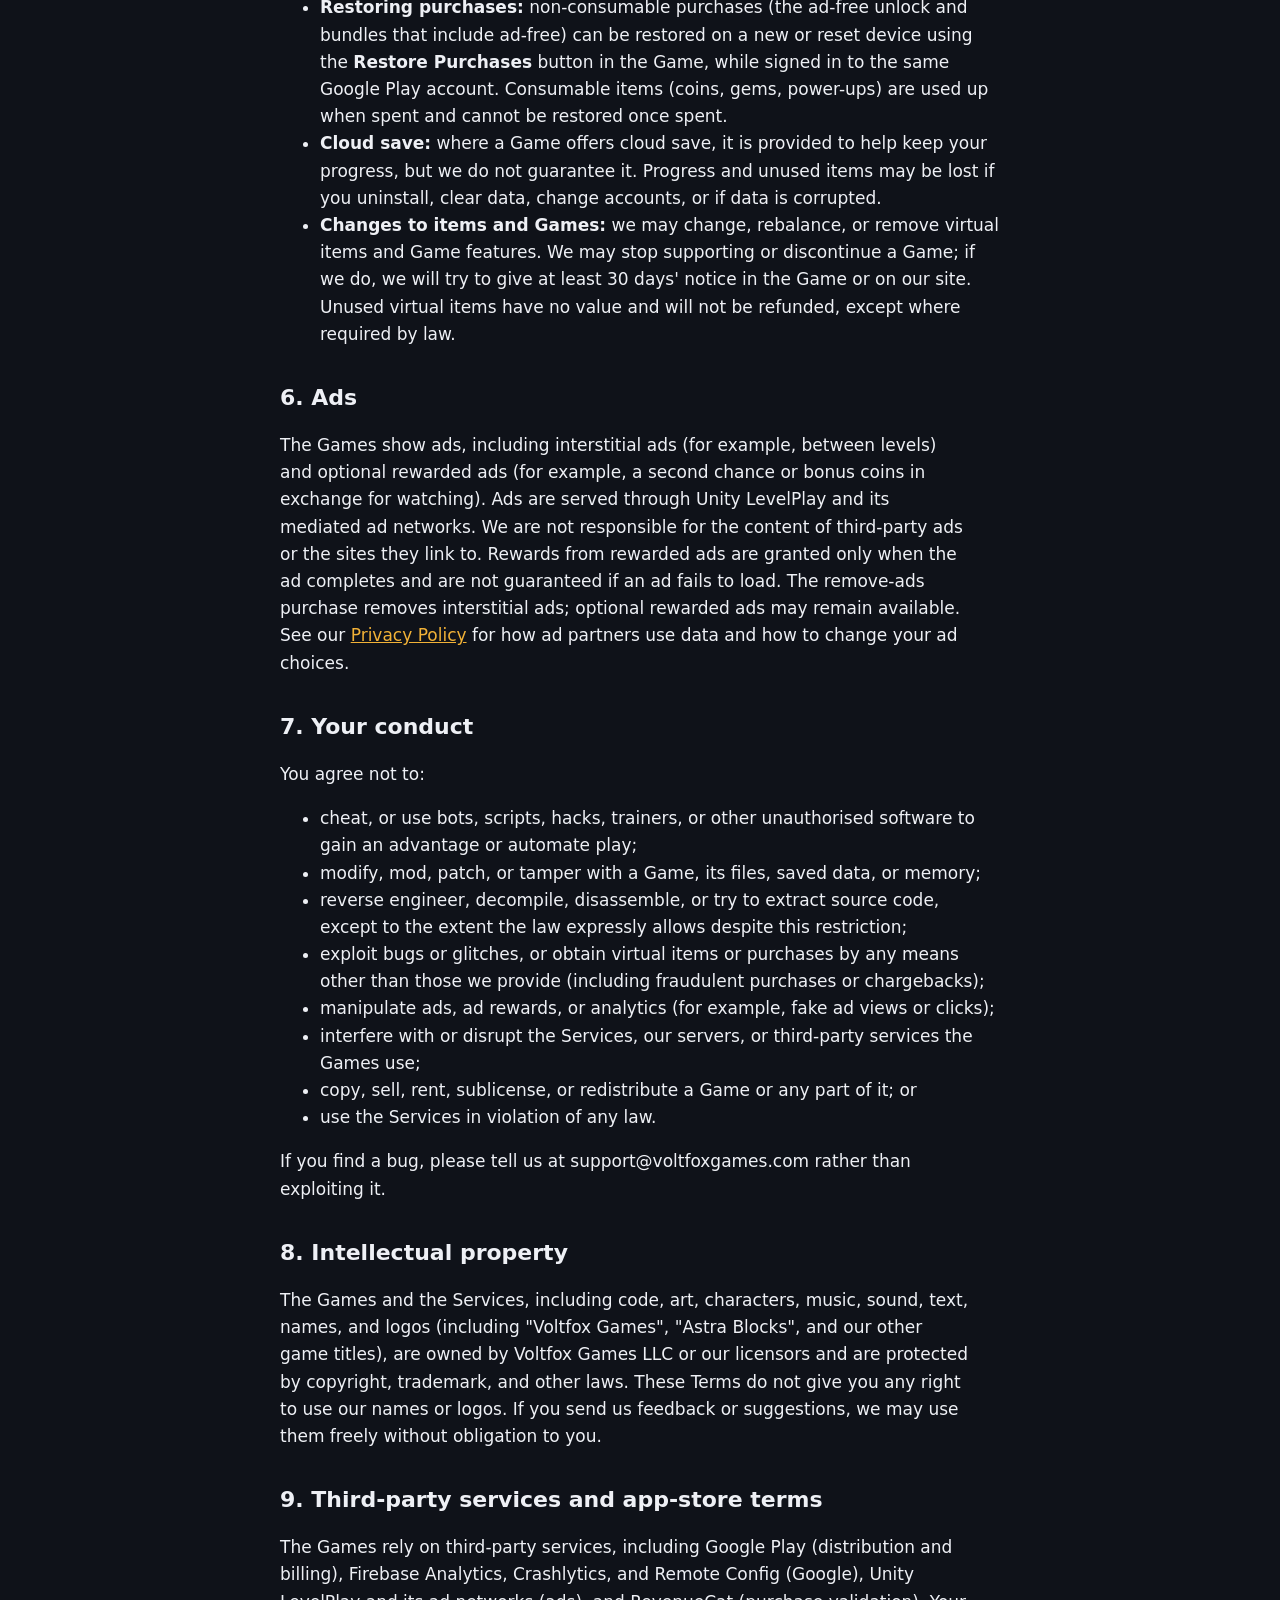
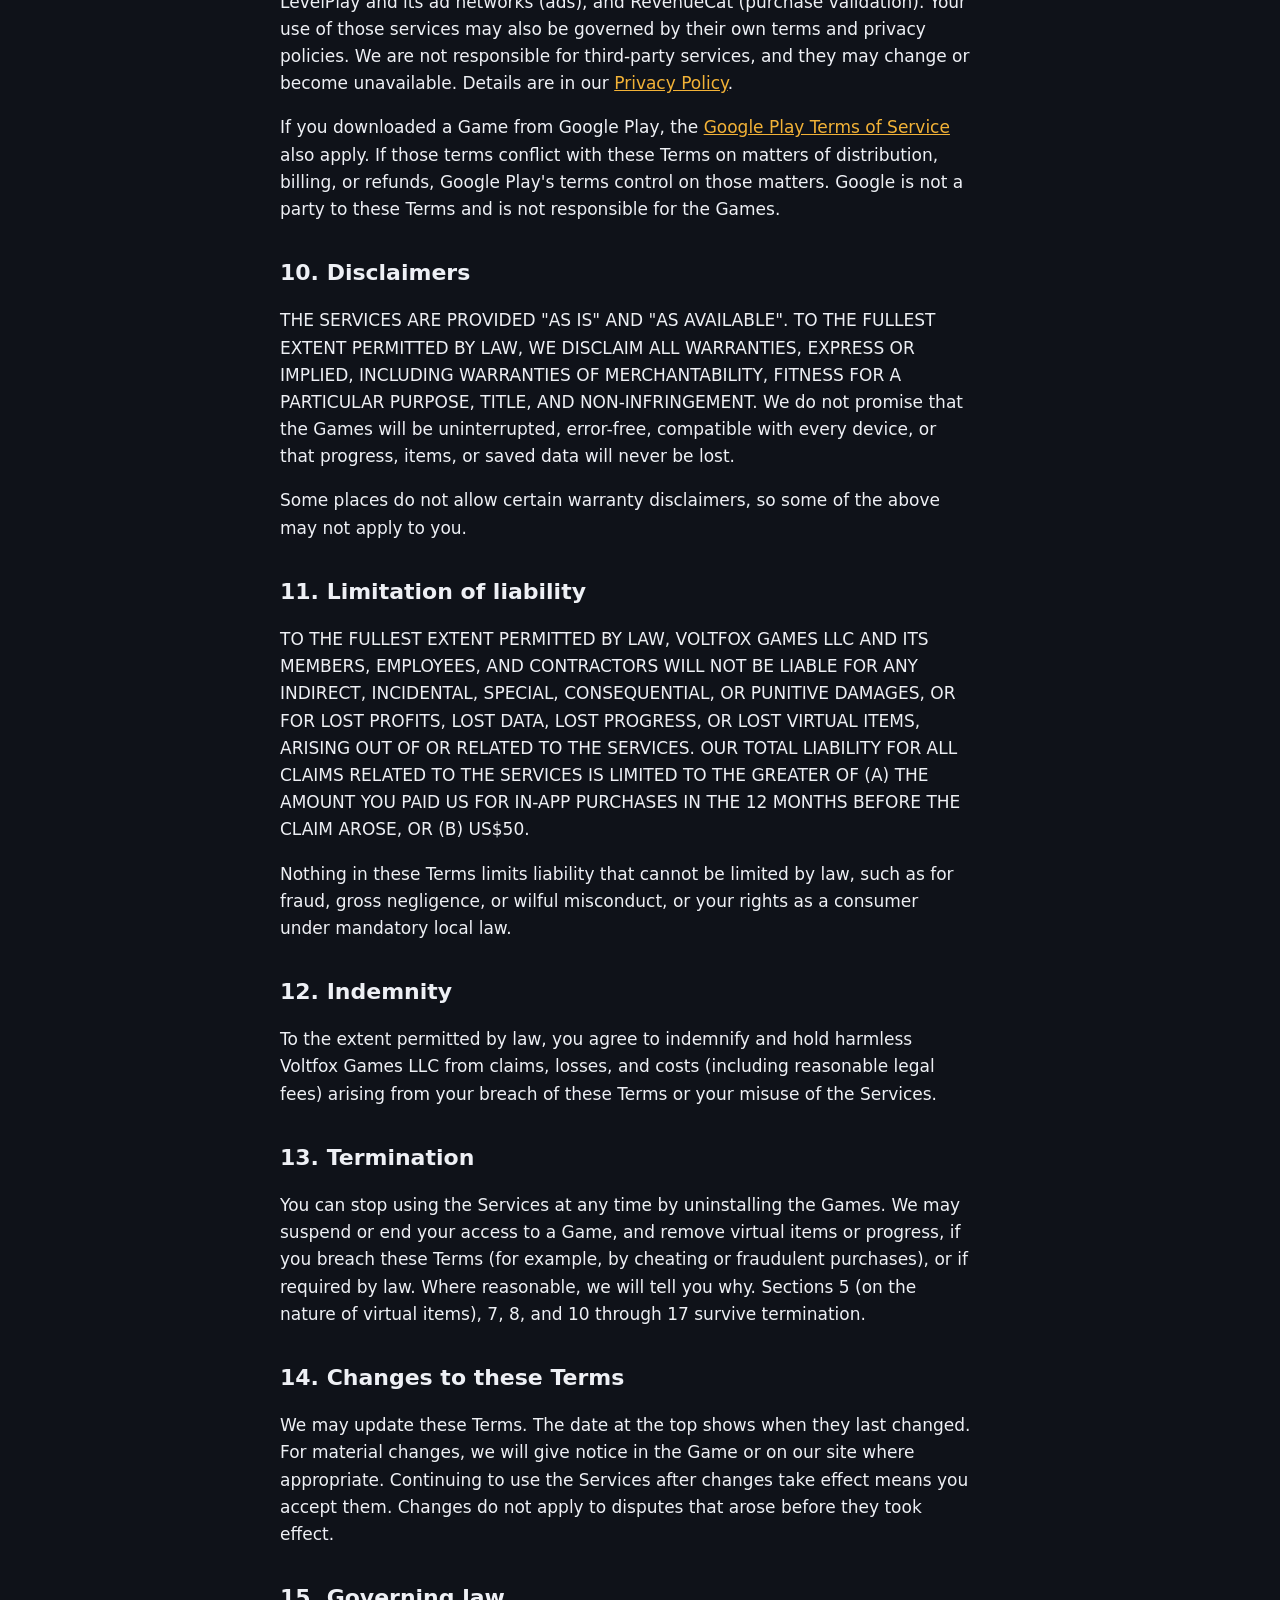
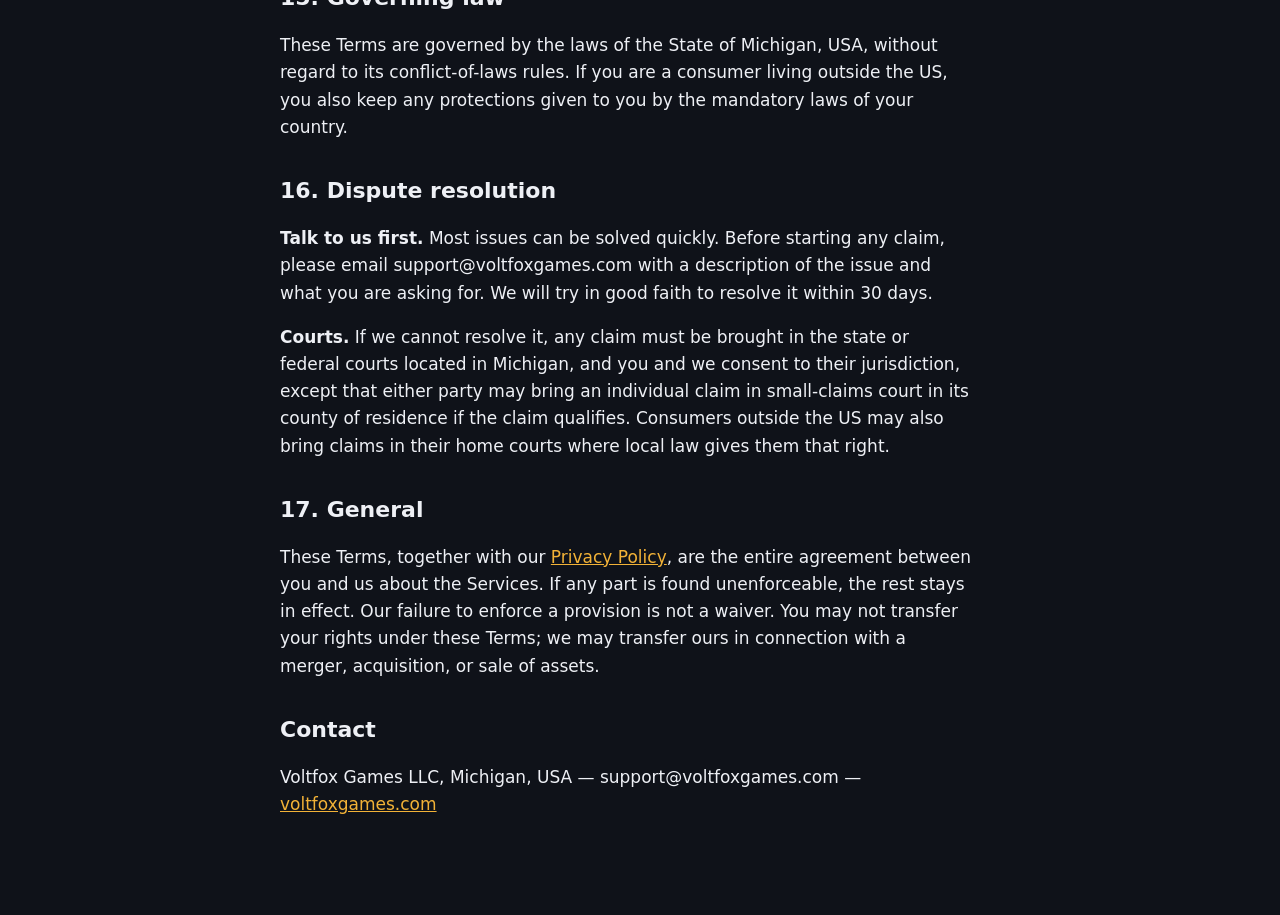
<file: terms.html>
<!doctype html>
<html lang="en"><head><meta charset="utf-8"><meta name="viewport" content="width=device-width,initial-scale=1">
<title>Terms of Service — Voltfox Games</title>
<style>
  :root{--bg:#0F1219;--ink:#EEF0F5;--muted:#9AA3B8;--accent:#F2B237;--line:#262B38}
  body{margin:0;background:var(--bg);color:var(--ink);font:17px/1.6 system-ui,-apple-system,Segoe UI,sans-serif}
  main{max-width:720px;margin:0 auto;padding:56px 24px 80px}
  h1{font-size:34px;margin:0 0 8px}h2{font-size:22px;margin:32px 0 8px}
  a{color:var(--accent)}p,li{max-width:64ch}
  table{border-collapse:collapse;width:100%;font-size:15px;margin:8px 0}th,td{text-align:left;padding:8px 10px;border-top:1px solid var(--line);vertical-align:top}
  .top{color:var(--muted);font-size:14px}.top a{color:var(--muted)}
</style></head><body><main>
<p class="top"><a href="index.html">Voltfox Games</a> · <a href="privacy.html">Privacy Policy</a></p>
<h1>Terms of Service</h1>
<p><i>Effective: October 1, 2026 · Last updated: October 1, 2026</i></p>
<p>These Terms of Service (the "Terms") are an agreement between you and Voltfox Games LLC, a Michigan limited liability company ("we", "us"). They apply to our mobile games, including <b>Astra Blocks</b>, and any other game we publish that links to these Terms (each a "Game"), and to voltfoxgames.com (together, the "Services"). Our <a href="privacy.html">Privacy Policy</a> explains what information the Games collect and how it is used.</p>

<h2>1. Acceptance</h2>
<p>By downloading, installing, or playing a Game, you agree to these Terms. If you do not agree, do not use the Services and uninstall the Game.</p>

<h2>2. Eligibility</h2>
<p>You must be at least 13 years old (or the minimum age of digital consent in your country, if higher) to use the Services. The Games are not directed at children and are not part of Google Play's Families program. If you are under 18, you must have a parent or guardian's permission, and they agree to these Terms on your behalf and are responsible for any purchases you make.</p>

<h2>3. Licence to use the Games</h2>
<p>We grant you a limited, personal, non-exclusive, non-transferable, revocable licence to install and play the Games on devices you own or control, for your own non-commercial entertainment, in line with these Terms and the rules of the app store you got the Game from. The Games are licensed, not sold. We keep all rights not expressly granted to you.</p>

<h2>4. The Games are free</h2>
<p>The Games are free to download and play. They are supported by ads and by optional in-app purchases. Nothing in a Game requires you to pay.</p>

<h2>5. Virtual items and purchases</h2>
<ul>
<li><b>What you can buy:</b> one-time purchases made through Google Play billing, such as a remove-ads unlock (US$2.99, or the local price shown in Google Play), coin packs, gem packs, and bundles. There are no subscriptions.</li>
<li><b>Virtual items are a licence, not property.</b> Coins, gems, power-ups, and other in-game items (whether bought or earned) give you a limited, revocable licence to use them inside the Game. They have no cash value, cannot be exchanged for real money, goods, or anything outside the Game, and cannot be sold, traded, or transferred to another person or account.</li>
<li><b>Payment:</b> all payments are processed by Google Play under its terms. We never see your payment details. Prices may change at any time; the price shown at checkout is the price you pay.</li>
<li><b>Refunds:</b> purchases are final and non-refundable, except where required by law or by <a href="https://support.google.com/googleplay/answer/2479637">Google Play's refund policy</a>. Refund requests go through Google Play. If a purchase is refunded or reversed, we may remove the related items or unlock.</li>
<li><b>Restoring purchases:</b> non-consumable purchases (the ad-free unlock and bundles that include ad-free) can be restored on a new or reset device using the <b>Restore Purchases</b> button in the Game, while signed in to the same Google Play account. Consumable items (coins, gems, power-ups) are used up when spent and cannot be restored once spent.</li>
<li><b>Cloud save:</b> where a Game offers cloud save, it is provided to help keep your progress, but we do not guarantee it. Progress and unused items may be lost if you uninstall, clear data, change accounts, or if data is corrupted.</li>
<li><b>Changes to items and Games:</b> we may change, rebalance, or remove virtual items and Game features. We may stop supporting or discontinue a Game; if we do, we will try to give at least 30 days' notice in the Game or on our site. Unused virtual items have no value and will not be refunded, except where required by law.</li>
</ul>

<h2>6. Ads</h2>
<p>The Games show ads, including interstitial ads (for example, between levels) and optional rewarded ads (for example, a second chance or bonus coins in exchange for watching). Ads are served through Unity LevelPlay and its mediated ad networks. We are not responsible for the content of third-party ads or the sites they link to. Rewards from rewarded ads are granted only when the ad completes and are not guaranteed if an ad fails to load. The remove-ads purchase removes interstitial ads; optional rewarded ads may remain available. See our <a href="privacy.html">Privacy Policy</a> for how ad partners use data and how to change your ad choices.</p>

<h2>7. Your conduct</h2>
<p>You agree not to:</p>
<ul>
<li>cheat, or use bots, scripts, hacks, trainers, or other unauthorised software to gain an advantage or automate play;</li>
<li>modify, mod, patch, or tamper with a Game, its files, saved data, or memory;</li>
<li>reverse engineer, decompile, disassemble, or try to extract source code, except to the extent the law expressly allows despite this restriction;</li>
<li>exploit bugs or glitches, or obtain virtual items or purchases by any means other than those we provide (including fraudulent purchases or chargebacks);</li>
<li>manipulate ads, ad rewards, or analytics (for example, fake ad views or clicks);</li>
<li>interfere with or disrupt the Services, our servers, or third-party services the Games use;</li>
<li>copy, sell, rent, sublicense, or redistribute a Game or any part of it; or</li>
<li>use the Services in violation of any law.</li>
</ul>
<p>If you find a bug, please tell us at support@voltfoxgames.com rather than exploiting it.</p>

<h2>8. Intellectual property</h2>
<p>The Games and the Services, including code, art, characters, music, sound, text, names, and logos (including "Voltfox Games", "Astra Blocks", and our other game titles), are owned by Voltfox Games LLC or our licensors and are protected by copyright, trademark, and other laws. These Terms do not give you any right to use our names or logos. If you send us feedback or suggestions, we may use them freely without obligation to you.</p>

<h2>9. Third-party services and app-store terms</h2>
<p>The Games rely on third-party services, including Google Play (distribution and billing), Firebase Analytics, Crashlytics, and Remote Config (Google), Unity LevelPlay and its ad networks (ads), and RevenueCat (purchase validation). Your use of those services may also be governed by their own terms and privacy policies. We are not responsible for third-party services, and they may change or become unavailable. Details are in our <a href="privacy.html">Privacy Policy</a>.</p>
<p>If you downloaded a Game from Google Play, the <a href="https://play.google.com/about/play-terms/">Google Play Terms of Service</a> also apply. If those terms conflict with these Terms on matters of distribution, billing, or refunds, Google Play's terms control on those matters. Google is not a party to these Terms and is not responsible for the Games.</p>

<h2>10. Disclaimers</h2>
<p>THE SERVICES ARE PROVIDED "AS IS" AND "AS AVAILABLE". TO THE FULLEST EXTENT PERMITTED BY LAW, WE DISCLAIM ALL WARRANTIES, EXPRESS OR IMPLIED, INCLUDING WARRANTIES OF MERCHANTABILITY, FITNESS FOR A PARTICULAR PURPOSE, TITLE, AND NON-INFRINGEMENT. We do not promise that the Games will be uninterrupted, error-free, compatible with every device, or that progress, items, or saved data will never be lost.</p>
<p>Some places do not allow certain warranty disclaimers, so some of the above may not apply to you.</p>

<h2>11. Limitation of liability</h2>
<p>TO THE FULLEST EXTENT PERMITTED BY LAW, VOLTFOX GAMES LLC AND ITS MEMBERS, EMPLOYEES, AND CONTRACTORS WILL NOT BE LIABLE FOR ANY INDIRECT, INCIDENTAL, SPECIAL, CONSEQUENTIAL, OR PUNITIVE DAMAGES, OR FOR LOST PROFITS, LOST DATA, LOST PROGRESS, OR LOST VIRTUAL ITEMS, ARISING OUT OF OR RELATED TO THE SERVICES. OUR TOTAL LIABILITY FOR ALL CLAIMS RELATED TO THE SERVICES IS LIMITED TO THE GREATER OF (A) THE AMOUNT YOU PAID US FOR IN-APP PURCHASES IN THE 12 MONTHS BEFORE THE CLAIM AROSE, OR (B) US$50.</p>
<p>Nothing in these Terms limits liability that cannot be limited by law, such as for fraud, gross negligence, or wilful misconduct, or your rights as a consumer under mandatory local law.</p>

<h2>12. Indemnity</h2>
<p>To the extent permitted by law, you agree to indemnify and hold harmless Voltfox Games LLC from claims, losses, and costs (including reasonable legal fees) arising from your breach of these Terms or your misuse of the Services.</p>

<h2>13. Termination</h2>
<p>You can stop using the Services at any time by uninstalling the Games. We may suspend or end your access to a Game, and remove virtual items or progress, if you breach these Terms (for example, by cheating or fraudulent purchases), or if required by law. Where reasonable, we will tell you why. Sections 5 (on the nature of virtual items), 7, 8, and 10 through 17 survive termination.</p>

<h2>14. Changes to these Terms</h2>
<p>We may update these Terms. The date at the top shows when they last changed. For material changes, we will give notice in the Game or on our site where appropriate. Continuing to use the Services after changes take effect means you accept them. Changes do not apply to disputes that arose before they took effect.</p>

<h2>15. Governing law</h2>
<p>These Terms are governed by the laws of the State of Michigan, USA, without regard to its conflict-of-laws rules. If you are a consumer living outside the US, you also keep any protections given to you by the mandatory laws of your country.</p>

<h2>16. Dispute resolution</h2>
<p><b>Talk to us first.</b> Most issues can be solved quickly. Before starting any claim, please email support@voltfoxgames.com with a description of the issue and what you are asking for. We will try in good faith to resolve it within 30 days.</p>
<p><b>Courts.</b> If we cannot resolve it, any claim must be brought in the state or federal courts located in Michigan, and you and we consent to their jurisdiction, except that either party may bring an individual claim in small-claims court in its county of residence if the claim qualifies. Consumers outside the US may also bring claims in their home courts where local law gives them that right.</p>

<h2>17. General</h2>
<p>These Terms, together with our <a href="privacy.html">Privacy Policy</a>, are the entire agreement between you and us about the Services. If any part is found unenforceable, the rest stays in effect. Our failure to enforce a provision is not a waiver. You may not transfer your rights under these Terms; we may transfer ours in connection with a merger, acquisition, or sale of assets.</p>

<h2>Contact</h2>
<p>Voltfox Games LLC, Michigan, USA — support@voltfoxgames.com — <a href="https://voltfoxgames.com">voltfoxgames.com</a></p>
</main></body></html>
</file>
<file: style.css>
:root{--bg:#0F1219;--panel:#171B26;--line:#262B38;--ink:#EEF0F5;--muted:#9AA3B8;--accent:#F2B237;--accent-ink:#0F1219}
*{box-sizing:border-box}
body{margin:0;background:var(--bg);color:var(--ink);font:17px/1.6 system-ui,-apple-system,Segoe UI,sans-serif}
a{color:var(--accent)}
img{max-width:100%}
.wrap{max-width:880px;margin:0 auto;padding:0 20px}

/* top bar */
.top{border-bottom:1px solid var(--line);background:rgba(15,18,25,.92);position:sticky;top:0;z-index:5;backdrop-filter:blur(6px)}
.top .wrap{display:flex;flex-wrap:wrap;align-items:center;justify-content:space-between;gap:8px 20px;padding-top:10px;padding-bottom:10px}
.brand{display:flex;align-items:center;gap:10px;color:var(--ink);text-decoration:none;font-weight:700;font-size:19px}
.brand img{width:36px;height:36px}
.brand em{font-style:normal;color:var(--accent)}
.tabs{display:flex;flex-wrap:wrap;gap:4px}
.tabs a{color:var(--muted);text-decoration:none;padding:6px 12px;border-radius:999px;font-size:15px;font-weight:600}
.tabs a:hover{color:var(--ink);background:var(--panel)}
.tabs a[aria-current=page]{color:var(--accent-ink);background:var(--accent)}

/* sections */
main{padding:48px 0 24px}
h1{font-size:40px;line-height:1.15;margin:0 0 14px;letter-spacing:.005em}
h2{font-size:26px;margin:48px 0 14px}
h3{font-size:20px;margin:0 0 4px}
p{max-width:62ch}
.lede{font-size:19px;color:var(--muted);margin-top:0}
.hero{display:flex;flex-wrap:wrap;align-items:center;gap:24px 40px}
.hero .logo{width:240px;height:auto;flex:0 0 auto}
.hero .copy{flex:1 1 300px}
.kicker{color:var(--accent);font-weight:700;text-transform:uppercase;letter-spacing:.08em;font-size:13px;margin:0 0 6px}

.btn{display:inline-block;padding:11px 20px;border-radius:12px;background:var(--accent);color:var(--accent-ink);font-weight:700;text-decoration:none;margin:6px 10px 6px 0}
.btn.ghost{background:transparent;color:var(--ink);border:1px solid var(--line)}
.btn:hover{filter:brightness(1.06)}

.card{background:var(--panel);border:1px solid var(--line);border-radius:18px;padding:22px;margin:18px 0}
.game-head{display:flex;gap:16px;align-items:center;margin-bottom:6px}
.game-head img{width:64px;height:64px;border-radius:16px;flex:0 0 auto}
.muted{color:var(--muted)}
.tag{display:inline-block;font-size:12px;font-weight:700;letter-spacing:.06em;text-transform:uppercase;padding:3px 10px;border-radius:999px;border:1px solid var(--accent);color:var(--accent);margin-left:6px;vertical-align:middle}
.tag.live{background:var(--accent);color:var(--accent-ink)}
.shots{display:grid;grid-template-columns:repeat(3,1fr);gap:10px;margin:18px 0}
.shots img{width:100%;height:auto;border-radius:12px;display:block}
.banner{width:100%;height:auto;border-radius:12px;display:block;margin:14px 0 4px}

.grid3{display:grid;grid-template-columns:repeat(auto-fit,minmax(230px,1fr));gap:16px}
.grid3 .card{margin:0}
.thumb{display:block;color:inherit;text-decoration:none}
.thumb img{width:100%;height:auto;border-radius:12px;display:block;margin-bottom:10px}
.thumb:hover h3{color:var(--accent)}

.values{display:grid;grid-template-columns:repeat(auto-fit,minmax(240px,1fr));gap:16px;margin-top:8px}
.values .card{margin:0}
.values p{margin:4px 0 0;color:var(--muted)}
ul.feats{padding-left:20px;margin:10px 0}
ul.feats li{margin:3px 0}
blockquote.mission{margin:8px 0 0;padding:18px 22px;border-left:4px solid var(--accent);background:var(--panel);border-radius:0 14px 14px 0;font-size:24px;font-weight:700;line-height:1.3}

footer{border-top:1px solid var(--line);margin-top:56px;padding:22px 0 40px;color:var(--muted);font-size:14px}
footer a{color:var(--muted)}

@media (max-width:560px){
  h1{font-size:31px}
  main{padding-top:32px}
  .hero .logo{width:170px;margin:0 auto}
  .tabs a{padding:5px 10px;font-size:14px}
  blockquote.mission{font-size:20px}
}
</file>
<file: bubble-vortex.css>
/* Bubble Vortex page. Direction: one motif (the core, a circle). Colours from the game: deep-space ground,
   the core's cyan as the one accent, the bubbles' own red, blue, yellow and green as fields. */
:root {
  --bg: #071513;
  --surface: #10231f;
  --ink: #ffffff;
  --muted: #a9beb9;
  --accent: #45e0d8;
  --accent-ink: #071513;
  --navy: #10203a;
  --f-teal: #0d4f48;
  --f-blue: #1b5cc0;
  --f-yellow: #f7c529;
  --f-red: #c42f2b;
  --f-white: #ffffff;

  --step-small: clamp(0.8125rem, 0.79rem + 0.1vw, 0.875rem);
  --step-body: clamp(1.0625rem, 1rem + 0.25vw, 1.1875rem);
  --step-lead: clamp(1.25rem, 1.1rem + 0.7vw, 1.625rem);
  --step-head: clamp(2rem, 1.3rem + 3.2vw, 4rem);
  --step-display: clamp(3.5rem, 1.2rem + 6.4vw, 8.25rem);

  --m: clamp(16px, 2.2vw, 32px);
  --gap-section: clamp(120px, 14vw, 200px);
  --ease: cubic-bezier(.2, .7, .2, 1);
}

*, *::before, *::after { box-sizing: border-box; }
html { -webkit-text-size-adjust: 100%; scroll-behavior: smooth; }
body {
  margin: 0; background: var(--bg); color: var(--ink);
  font: 400 var(--step-body)/1.5 "Jost", system-ui, sans-serif;
}
img, video { display: block; max-width: 100%; height: auto; }
a { color: inherit; }
h1, h2, h3 { margin: 0; font-weight: 700; }
p { margin: 0; }
:focus-visible { outline: 3px solid var(--accent); outline-offset: 3px; }
::selection { background: var(--accent); color: var(--accent-ink); }
.sr { position: absolute; width: 1px; height: 1px; overflow: hidden; clip-path: inset(50%); white-space: nowrap; }

.display, h1 { font-size: var(--step-display); line-height: .9; letter-spacing: -.03em; text-transform: uppercase; }

/* the button takes the motif: fully round */
.btn {
  display: inline-flex; align-items: center; justify-content: center;
  min-height: 56px; padding: 0 30px; border-radius: 999px;
  background: var(--accent); color: var(--accent-ink);
  font-weight: 500; font-size: var(--step-body); text-decoration: none;
  transition: transform .18s var(--ease), background-color .18s var(--ease);
}
.btn:hover { transform: translateY(-2px); background: #7aeee8; }
.btn:active { transform: translateY(1px) scale(.98); }
.btn-small { min-height: 44px; padding: 0 20px; font-size: var(--step-small); }

/* bar */
.bar {
  display: flex; align-items: center; gap: 24px;
  padding: 14px var(--m); background: var(--bg);
}
.brand { display: inline-flex; align-items: center; gap: 10px; font-weight: 500; text-decoration: none; }
.brand img { width: 36px; height: 36px; }
.bar nav { display: flex; gap: 24px; margin-left: auto; }
.bar nav a { text-decoration: none; color: var(--muted); transition: color .15s; }
.bar nav a:hover { color: var(--ink); }

/* hero: copy left, the core's giant disc right, cropped by the viewport */
.hero {
  display: grid; grid-template-columns: 1fr 1fr; gap: 12px;
  min-height: calc(100svh - 72px); padding: 0 0 0 var(--m);
  overflow: hidden; position: relative;
}
.hero-copy { align-self: center; padding: 48px 0 64px; max-width: 40rem; }
.hero-copy h1 { margin-bottom: 36px; }
.lead { font-size: var(--step-lead); line-height: 1.35; max-width: 30ch; }
.when { font-size: var(--step-lead); font-weight: 500; color: var(--accent); margin: 14px 0 32px; }
.hero-links { display: flex; flex-wrap: wrap; gap: 8px 28px; margin-top: 28px; }
.hero-links a { color: var(--muted); text-underline-offset: 4px; transition: color .15s; }
.hero-links a:hover { color: var(--ink); }

.hero-stage { position: relative; display: grid; place-items: center; min-height: 640px; }
.disc {
  position: absolute; width: 120vh; height: 120vh; min-width: 760px; min-height: 760px;
  border-radius: 50%; background: var(--accent);
  left: 8%; top: 50%; transform: translateY(-50%);
}
.board-wrap { position: relative; margin: 0; display: grid; justify-items: center; gap: 18px; padding: 40px var(--m); }
.board {
  position: relative; width: min(74vh, 40vw, 620px); aspect-ratio: 1; border-radius: 50%;
  overflow: hidden; background: #0b2a26; touch-action: manipulation; cursor: crosshair;
}
.board:focus-visible { outline: 4px solid var(--accent-ink); outline-offset: 6px; }
.board .sky, .board .still { position: absolute; inset: 0; width: 100%; height: 100%; object-fit: cover; }
.board .sky { opacity: 0; transition: opacity 1.6s ease; }
.board .sky.is-on { opacity: 1; }
.js .board.live .still { display: none; }
.board .core { position: absolute; width: 16%; left: 42%; top: 42%; pointer-events: none; }
.board .bub { position: absolute; left: 0; top: 0; pointer-events: none; transition: transform .38s var(--ease), opacity .2s; }
.board .dot { position: absolute; left: 0; top: 0; width: 8px; height: 8px; margin: -4px 0 0 -4px; border-radius: 50%; background: #fff; opacity: .85; pointer-events: none; }
.board-wrap figcaption { background: var(--accent); padding: 4px 18px; border-radius: 999px; color: var(--accent-ink); font-size: var(--step-body); font-weight: 500; text-align: center; display: flex; gap: 14px; align-items: center; min-height: 44px; }
.again { font: inherit; font-size: var(--step-small); min-height: 44px; padding: 0 18px; border: 0; border-radius: 999px; background: var(--accent-ink); color: var(--ink); cursor: pointer; transition: transform .15s; }
.again:hover { transform: translateY(-2px); }
html:not(.js) .board .core { display: none; }

/* how a level plays: four fields, one board each, further along every time */
.how { display: grid; grid-template-columns: repeat(4, 1fr); margin-top: 0; }
.field { min-height: 72svh; padding: 28px; display: grid; grid-template-rows: auto 1fr auto; position: relative; }
.field h2 { font-size: var(--step-lead); line-height: 1.1; text-transform: uppercase; letter-spacing: -.01em; }
.field .ring-pic { grid-row: 2; align-self: center; justify-self: center; width: min(23vw, 340px); aspect-ratio: 1; object-fit: cover; border-radius: 50%; transition: transform .15s var(--ease); }
.field:hover .ring-pic { transform: translateY(-6px); }
.clause { grid-row: 3; font-size: var(--step-lead); line-height: 1.15; font-weight: 500; max-width: 14ch; }
.f-surface { background: var(--surface); }
.f-blue { background: var(--f-blue); }
.f-yellow { background: var(--f-yellow); color: var(--navy); }
.f-white { background: var(--f-white); color: var(--navy); }
.f-teal { background: var(--f-teal); }

/* five power-ups: one object per colour tile */
.powers { display: grid; grid-template-columns: repeat(12, 1fr); gap: 10px; padding: var(--gap-section) var(--m) 0; }
.powers-head { grid-column: 1 / 5; }
.powers-head h2 { font-size: var(--step-head); line-height: .95; text-transform: uppercase; letter-spacing: -.03em; margin-bottom: 20px; }
.powers-head p { max-width: 30ch; }
.specimens { grid-column: 5 / 13; list-style: none; margin: 0; padding: 0; display: grid; grid-template-columns: repeat(3, 1fr); gap: 32px 10px; }
.specimens li.wide { grid-column: span 2; }
.specimens .tile { aspect-ratio: 4 / 5; display: grid; place-items: center; margin-bottom: 14px; }
.specimens .wide .tile { aspect-ratio: 8 / 5; }
.specimens .tile img { height: 70%; width: auto; object-fit: contain; }
.specimens h3 { font-size: var(--step-lead); font-weight: 500; line-height: 1.2; }
.specimens p { color: var(--muted); max-width: 36ch; margin-top: 4px; }

/* the line-up: every cell at one size, columns do the organising */
.lineup { padding: var(--gap-section) var(--m) 0; }
.lineup h2 { font-size: var(--step-head); line-height: .95; text-transform: uppercase; letter-spacing: -.03em; }
.day { font-size: var(--step-lead); font-weight: 500; color: var(--accent); margin: 72px 0 20px; position: sticky; top: 0; background: var(--bg); padding: 8px 0; z-index: 1; }
.lineup dl { margin: 0; }
.lineup .row { display: grid; grid-template-columns: 30% 1fr auto; gap: 24px; font-size: var(--step-lead); line-height: 1.5; }
.lineup dt { font-weight: 400; }
.lineup dd { margin: 0; }
.lineup .lvl { text-align: right; font-variant-numeric: tabular-nums; color: var(--muted); }

/* the long road: a specimen sheet of figures and pictures */
.road { padding: var(--gap-section) 8px 0; }
.tiles { list-style: none; margin: 0; padding: 0; display: grid; grid-template-columns: repeat(4, 1fr); gap: 8px; }
.cell { aspect-ratio: 1; position: relative; display: grid; place-items: center; overflow: hidden; }
.cell .word { font-size: var(--step-display); line-height: .9; letter-spacing: -.03em; text-transform: uppercase; text-align: center; padding: 0 6%; }
.cell:first-child { display: flex; flex-direction: column; justify-content: center; gap: 14px; }
.cell:first-child .cap { position: static; }
.cell h2.word { font-size: var(--step-head); }
.cell .cap { position: absolute; left: 0; right: 0; bottom: 18px; text-align: center; font-size: var(--step-small); font-weight: 500; padding: 0 12px; }
.cell.pic > img:not(.obj), .cell.pic > video { position: absolute; inset: 0; width: 100%; height: 100%; object-fit: cover; }
.cell.pic .cap { color: #fff; background: rgba(7, 21, 19, .78); width: max-content; max-width: 90%; margin: 0 auto; padding: 6px 14px; border-radius: 999px; }
.cell .obj { width: 56%; }
.shapes { display: grid; grid-template-columns: repeat(3, 1fr); gap: 6%; width: 64%; }
.t-teal { background: var(--f-teal); }
.t-yellow { background: var(--f-yellow); color: var(--navy); }
.t-red { background: var(--f-red); }
.t-white { background: var(--f-white); color: var(--navy); }
.t-blue { background: var(--f-blue); }

/* the band that splits the page: the core's own colour */
.band { margin-top: var(--gap-section); background: var(--accent); color: var(--accent-ink); padding: 72px var(--m); display: grid; grid-template-columns: 7fr 5fr; gap: 24px; align-items: end; }
.band h2 { font-size: var(--step-head); line-height: .95; text-transform: uppercase; letter-spacing: -.03em; }
.band p { font-size: var(--step-lead); line-height: 1.35; font-weight: 500; }

/* cost: two plans, two fields meeting at a hard edge */
.cost { display: grid; grid-template-columns: 7fr 5fr; }
.plan { min-height: 72svh; padding: 40px var(--m); display: grid; grid-template-rows: auto auto 1fr auto; gap: 18px; }
.plan h2, .plan h3 { font-size: var(--step-head); line-height: .95; text-transform: uppercase; letter-spacing: -.03em; }
.plan .who { font-size: var(--step-lead); line-height: 1.3; max-width: 26ch; font-weight: 500; }
.plan .incl { max-width: 40ch; align-self: start; font-size: var(--step-lead); line-height: 1.35; }
.plan-foot { display: flex; align-items: baseline; justify-content: space-between; gap: 24px; flex-wrap: wrap; }
.price { font-size: var(--step-display); line-height: .9; letter-spacing: -.03em; font-weight: 700; }
.price span { font-size: var(--step-body); font-weight: 500; letter-spacing: 0; margin-left: 10px; }
.plan-free { background: var(--f-white); color: var(--navy); }
.plan-free .btn { background: var(--navy); color: #fff; }
.plan-free .btn:hover { background: #22375e; }
.plan-noads { background: var(--f-teal); }
.text-link { font-weight: 500; text-underline-offset: 5px; transition: opacity .15s; }
.text-link:hover { opacity: .75; }

/* questions */
.faq { display: grid; grid-template-columns: 4fr 8fr; gap: 24px; padding: var(--gap-section) var(--m) 0; }
.faq h2 { font-size: var(--step-head); line-height: .95; text-transform: uppercase; letter-spacing: -.03em; position: sticky; top: 96px; align-self: start; }
.faq-list { display: grid; gap: 8px; }
details { background: var(--surface); border-radius: 0; transition: background-color .2s; }
details summary { list-style: none; cursor: pointer; min-height: 72px; padding: 22px 64px 22px 24px; position: relative; font-size: var(--step-lead); font-weight: 500; line-height: 1.25; }
details summary::-webkit-details-marker { display: none; }
details summary::before, details summary::after { content: ""; position: absolute; right: 26px; top: 50%; width: 16px; height: 3px; margin-top: -1.5px; background: currentColor; transition: transform .2s var(--ease); }
details summary::after { transform: rotate(90deg); }
details[open] summary::after { transform: rotate(0deg); }
details summary:hover { background: #17302b; }
details[open] { background: var(--accent); color: var(--accent-ink); }
details[open] summary:hover { background: transparent; }
details p { padding: 0 24px 24px; max-width: 52ch; }

/* the closing sentence with a blank in it */
.launch { padding: var(--gap-section) var(--m) 120px; }
.blank-sentence { font-size: var(--step-display); line-height: 1.02; letter-spacing: -.03em; text-transform: uppercase; max-width: 16em; }
.blank-sentence input, .blank-sentence button {
  font: inherit; letter-spacing: inherit; height: 1.02em; vertical-align: baseline; border: 0; border-radius: 999px; padding: 0 .35em;
}
.blank-sentence input { width: 5.4em; background: var(--surface); color: var(--ink); text-transform: none; }
.blank-sentence input::placeholder { color: var(--muted); }
.blank-sentence button { background: var(--accent); color: var(--accent-ink); text-transform: uppercase; cursor: pointer; transition: transform .18s var(--ease); }
.blank-sentence button:hover { transform: translateY(-.04em); }
.after { margin-top: 28px; color: var(--muted); max-width: 52ch; }

/* footer: the name built from bubbles */
.foot { padding: 0 var(--m) 32px; }
.mark { display: flex; align-items: flex-end; gap: 4px; text-decoration: none; }
.mark .b { flex: 1; aspect-ratio: 1; max-height: 100%; border-radius: 50%; display: grid; place-items: center; color: var(--bg); font-weight: 700; font-size: var(--step-head); line-height: 1; }
.mark .gap { flex: .5; }
/* the two words shrink toward the gap between them, like bubbles drawn into a vortex */
.mark .b { transform-origin: bottom; transform: scale(var(--s, 1)); }
.c1 { background: var(--f-red); }
.c2 { background: var(--f-blue); }
.c3 { background: #2c9a48; }
.c4 { background: var(--f-yellow); }
.c5 { background: var(--accent); }
.foot-cols { display: grid; grid-template-columns: repeat(3, 1fr) 2fr; gap: 24px; margin-top: 56px; }
.foot-cols ul { list-style: none; margin: 0; padding: 0; display: grid; gap: 6px; }
.foot-cols a { text-decoration: none; color: var(--muted); transition: color .15s; }
.foot-cols a:hover { color: var(--ink); }
.foot address { font-style: normal; color: var(--muted); }
.foot-last { display: flex; justify-content: space-between; align-items: center; margin-top: 48px; color: var(--muted); font-size: var(--step-small); }

/* entrances: parts rise in order; only when script is running, so nothing stays hidden without it */
.js [data-rise] { opacity: 0; transform: translateY(24px); }
.js [data-rise].in { opacity: 1; transform: none; transition: opacity .6s var(--ease), transform .6s var(--ease); transition-delay: var(--d, 0ms); }

@media (prefers-reduced-motion: reduce) {
  html { scroll-behavior: auto; }
  .js [data-rise] { transform: none; }
  .js [data-rise].in { transition: opacity .3s linear; }
  .board .sky, .board .bub { transition: none; }
  .btn, .field .ring-pic, .again { transition: none; }
}

/* tablet */
@media (max-width: 1080px) {
  .hero { grid-template-columns: 1fr; padding: 0 var(--m); min-height: 0; }
  .hero-stage { order: -1; min-height: 0; }
  .disc { width: min(110vw, 620px); height: min(110vw, 620px); min-width: 0; min-height: 0; left: 50%; top: calc(28px + min(42vw, 230px)); transform: translate(-50%, -50%); }
  .board { width: min(84vw, 460px); }
  .board-wrap { padding: 28px 0 24px; }
  .hero-copy { padding: 32px 0 48px; }
  .bar nav { display: none; }
  .bar .btn-small { margin-left: auto; }
  .how { grid-template-columns: 1fr 1fr; }
  .field { min-height: 64svh; }
  .field .ring-pic { width: min(36vw, 300px); }
  .powers-head { grid-column: 1 / -1; }
  .specimens { grid-column: 1 / -1; grid-template-columns: repeat(3, 1fr); }
  .specimens li.wide { grid-column: span 2; }
  .cell h2.word { font-size: var(--step-lead); }
  .plan { min-height: 64svh; }
  .faq { grid-template-columns: 1fr; }
  .faq h2 { position: static; }
}

/* phone: the board first, then the copy */
@media (max-width: 720px) {
  .how { grid-template-columns: 1fr; }
  .field { min-height: 0; padding: 24px 20px 40px; grid-template-rows: auto auto auto; gap: 24px; }
  .field .ring-pic { grid-row: auto; justify-self: start; width: min(72vw, 320px); }
  .clause { grid-row: auto; max-width: none; }
  .specimens { grid-template-columns: 1fr 1fr; gap: 24px 8px; }
  .specimens li.wide { grid-column: span 2; order: -1; }
  .specimens h3 { font-size: var(--step-body); }
  .specimens p { font-size: var(--step-small); }
  .lineup .row { grid-template-columns: 1fr auto; gap: 2px 12px; padding-bottom: 18px; line-height: 1.3; }
  .lineup dt { font-size: var(--step-lead); }
  .lineup dd:not(.lvl) { grid-column: 1 / -1; grid-row: 2; font-size: var(--step-small); color: var(--muted); }
  .lineup .lvl { grid-row: 1; grid-column: 2; font-size: var(--step-small); align-self: center; }
  .tiles { grid-template-columns: 1fr 1fr; gap: 6px; }
  .road { padding-left: 6px; padding-right: 6px; }
  .cell h2.word { font-size: var(--step-lead); }
  .band { grid-template-columns: 1fr; padding: 56px var(--m); }
  .cost { grid-template-columns: 1fr; }
  .plan { min-height: 70svh; padding: 28px 20px; }
  .plan-foot { display: grid; gap: 18px; }
  .plan-foot .btn { width: 100%; }
  .blank-sentence input { display: block; width: 100%; margin: .12em 0; }
  .mark { flex-wrap: wrap; row-gap: 8px; }
  .mark .b { flex: 0 0 calc((100% - 20px) / 6); }
  .mark .gap { flex-basis: 100%; height: 0; }
  .foot-cols { grid-template-columns: 1fr 1fr; }
  .foot address { grid-column: 1 / -1; }
}
</file>
